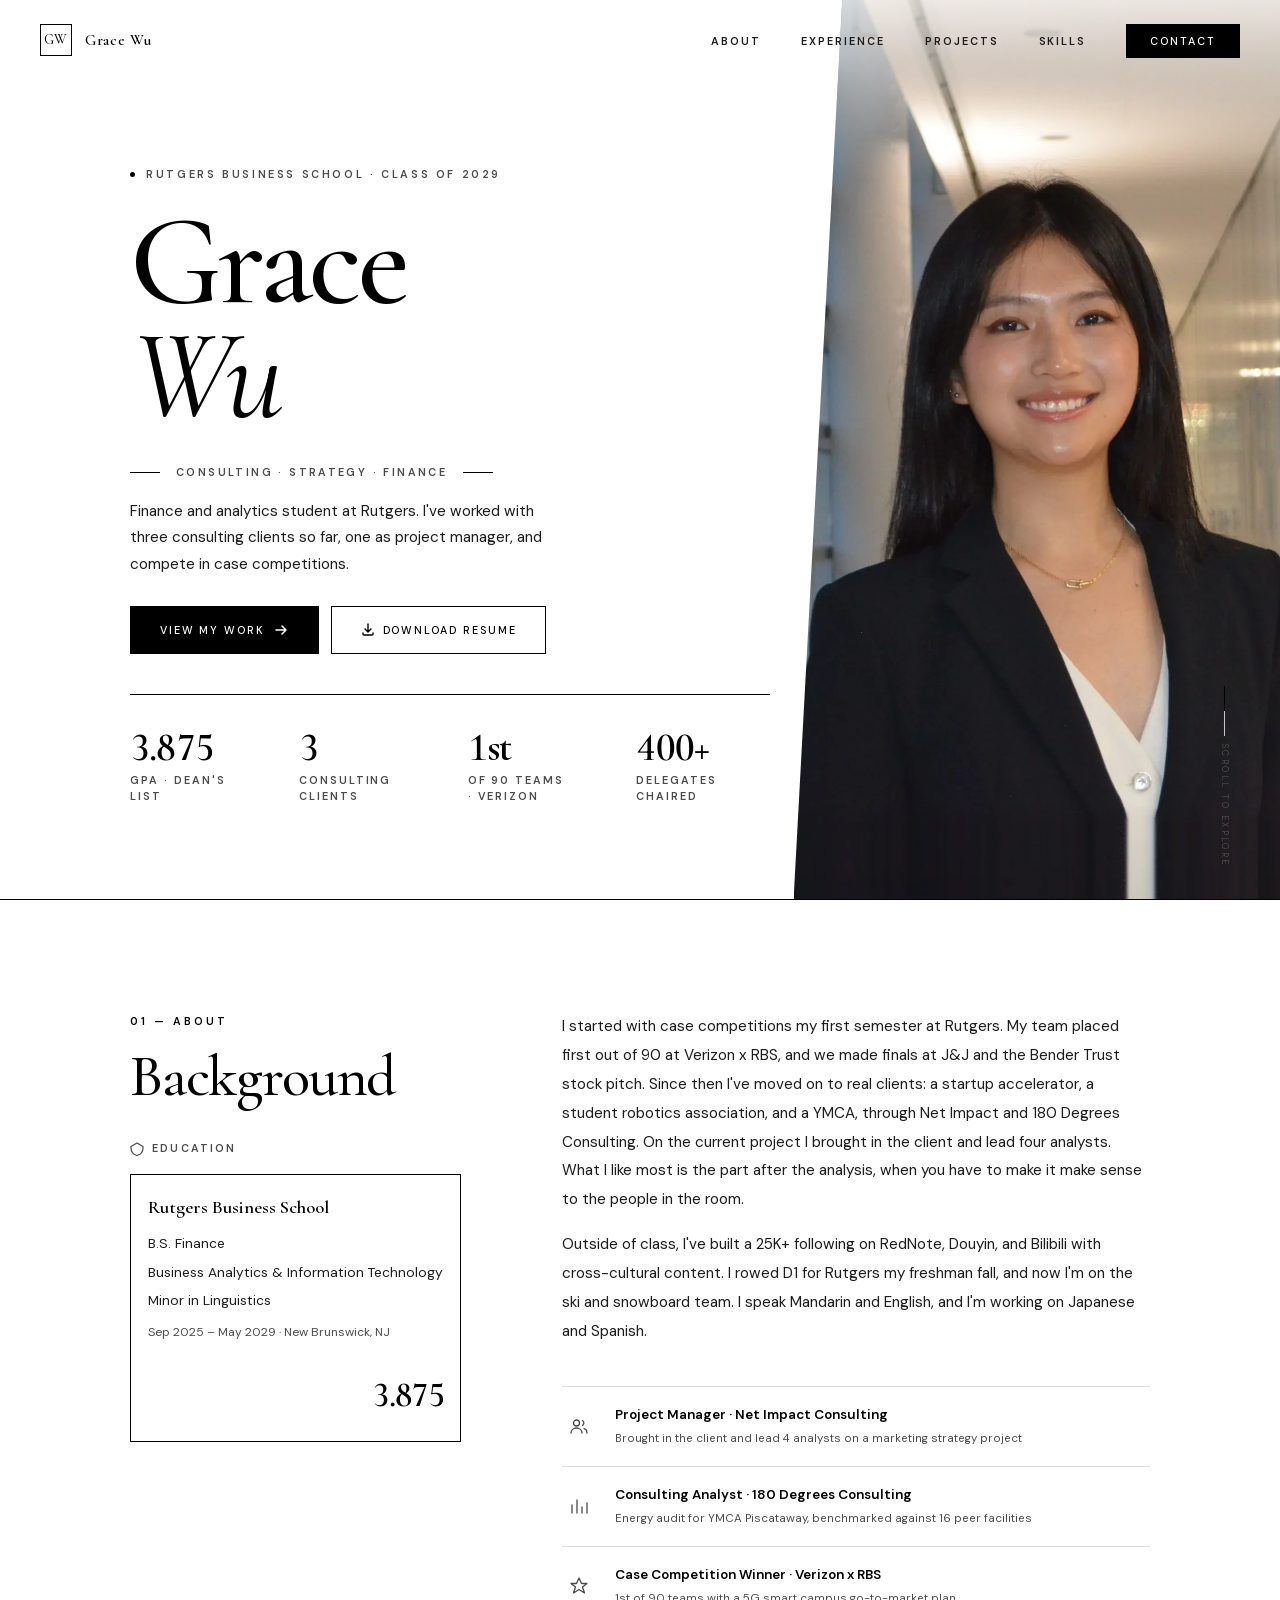
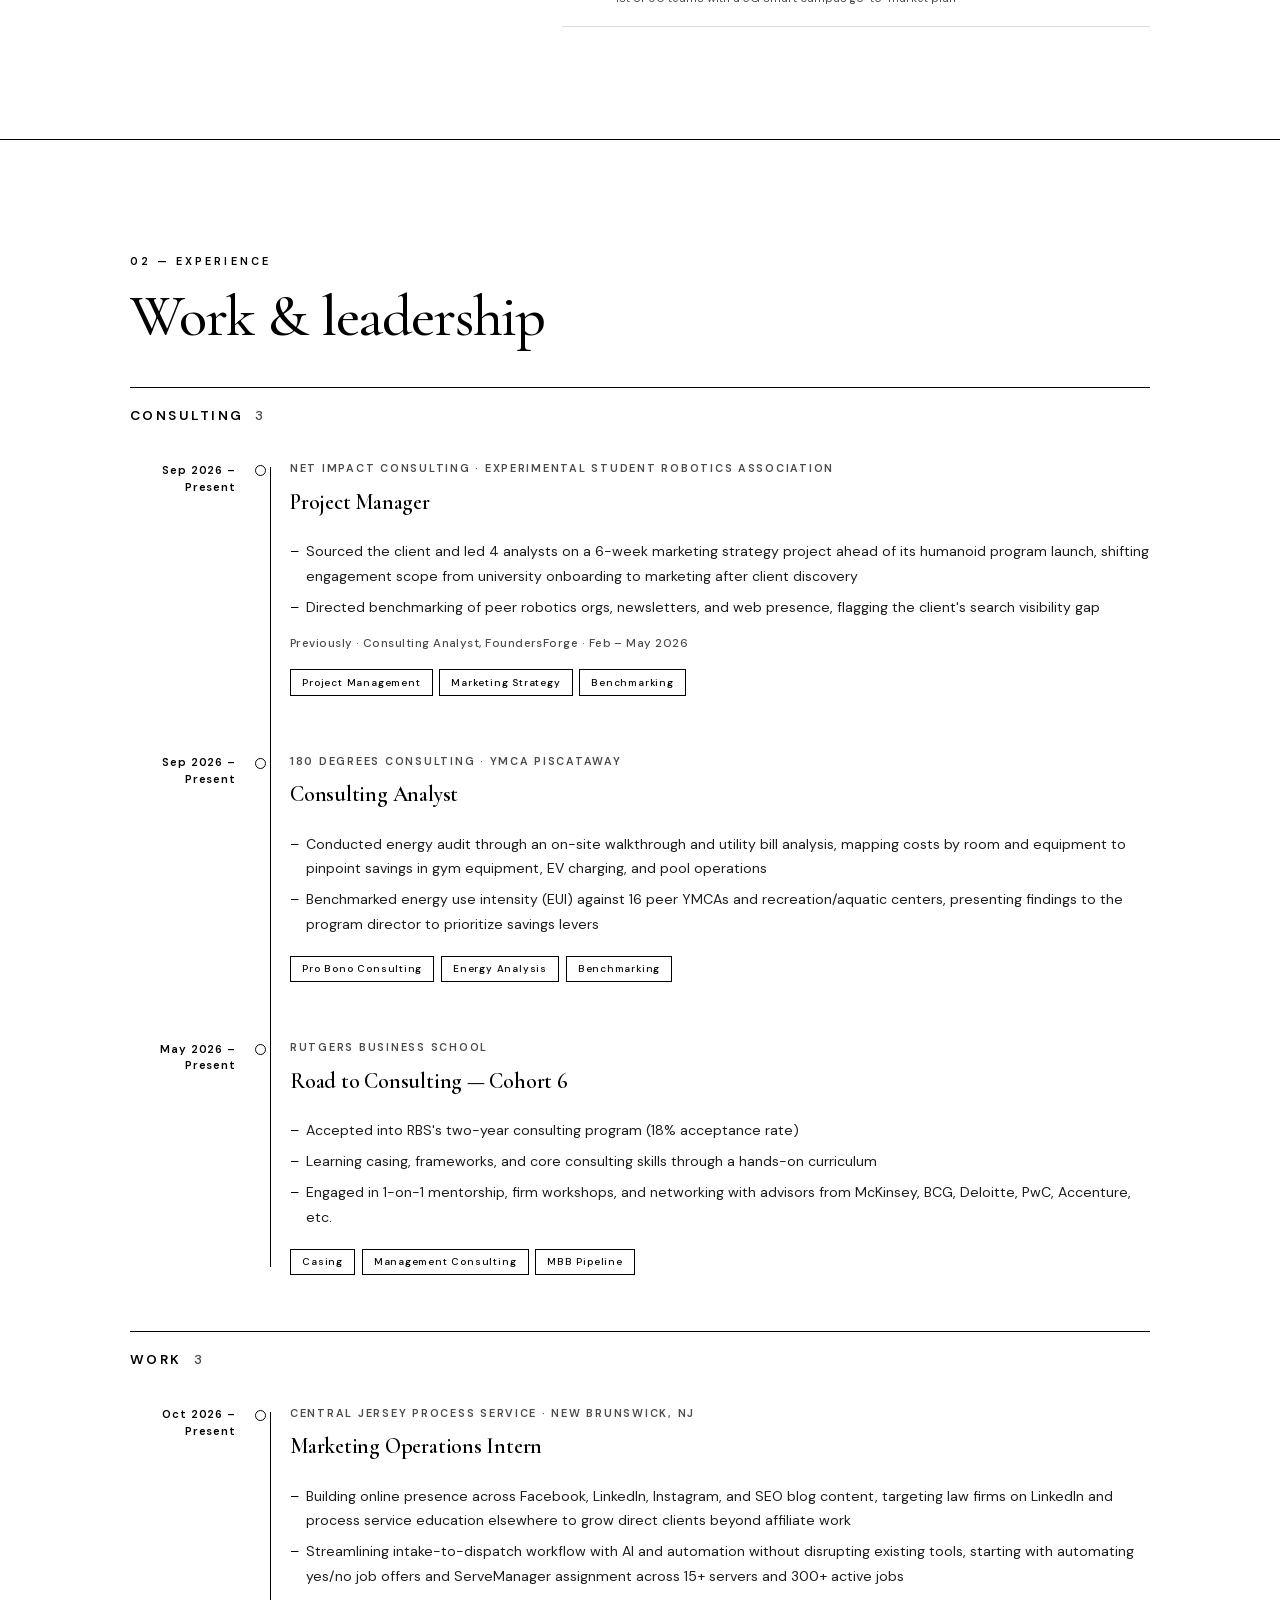
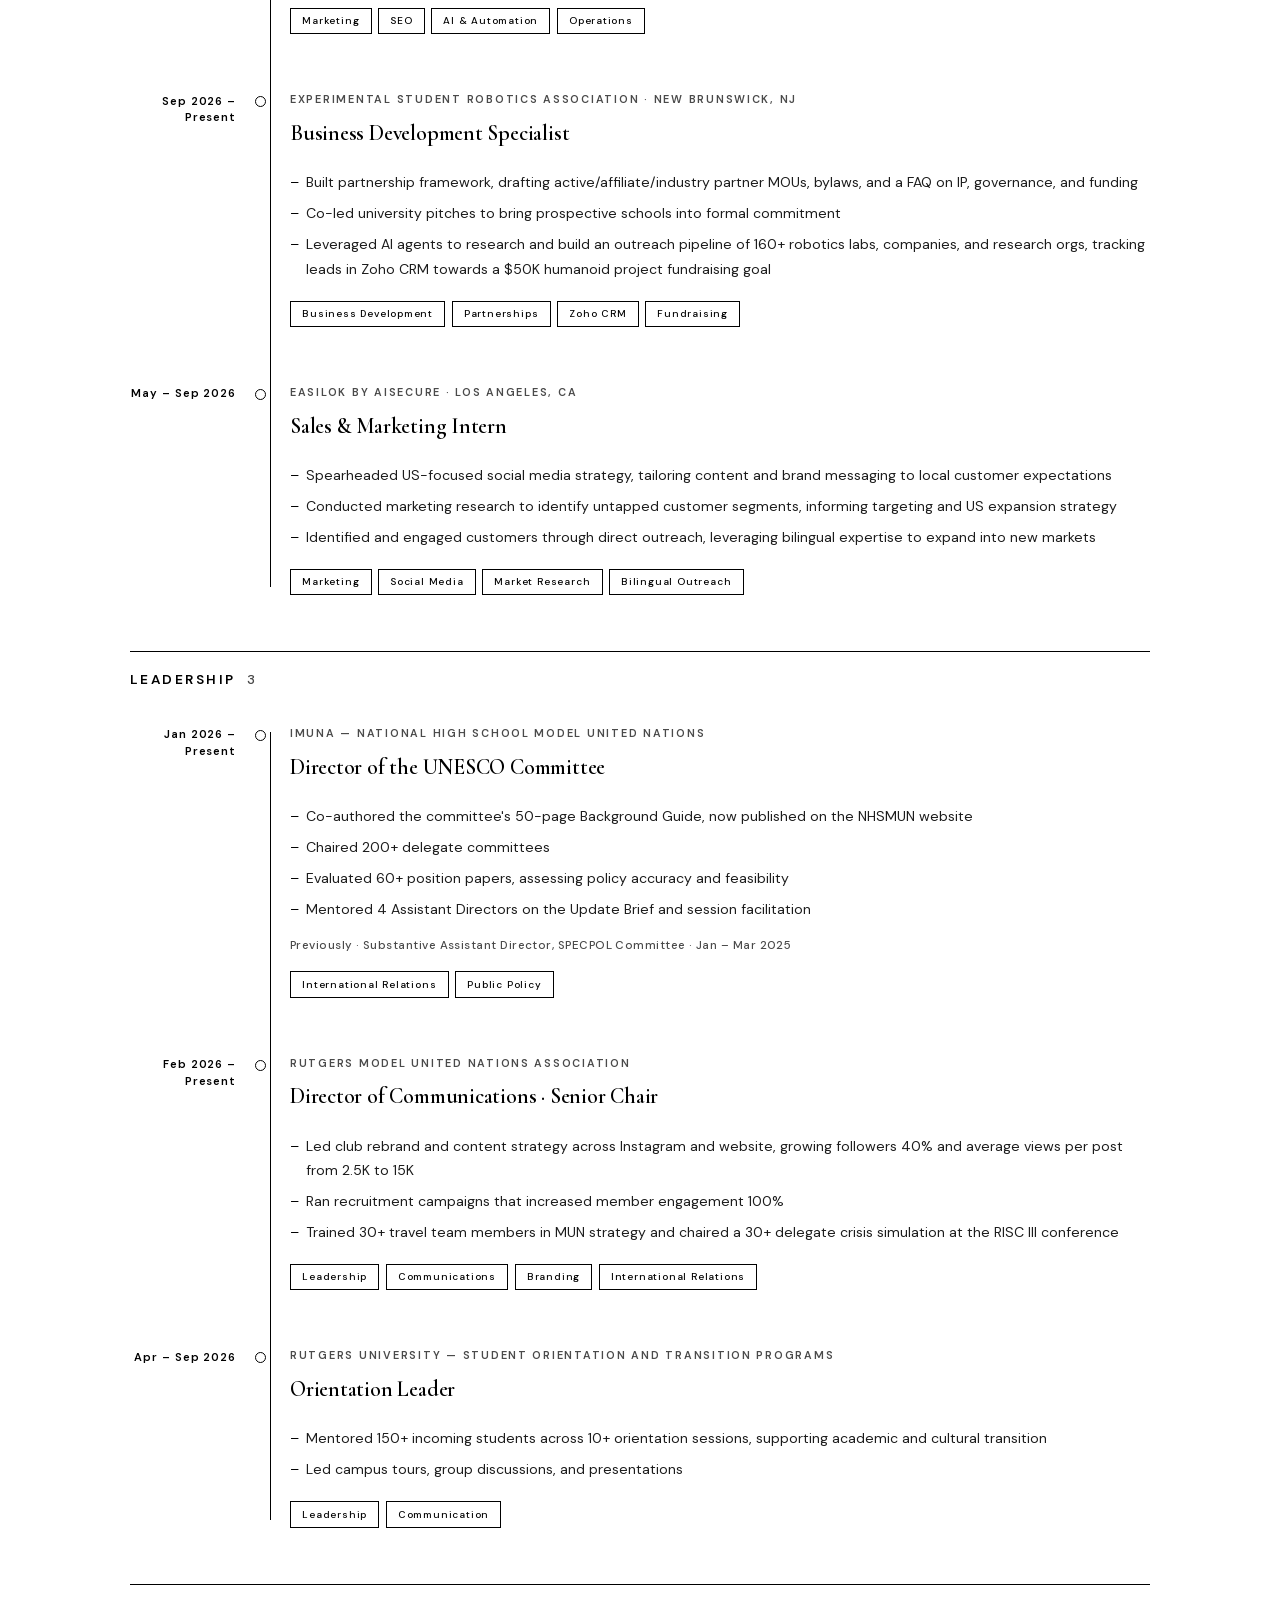
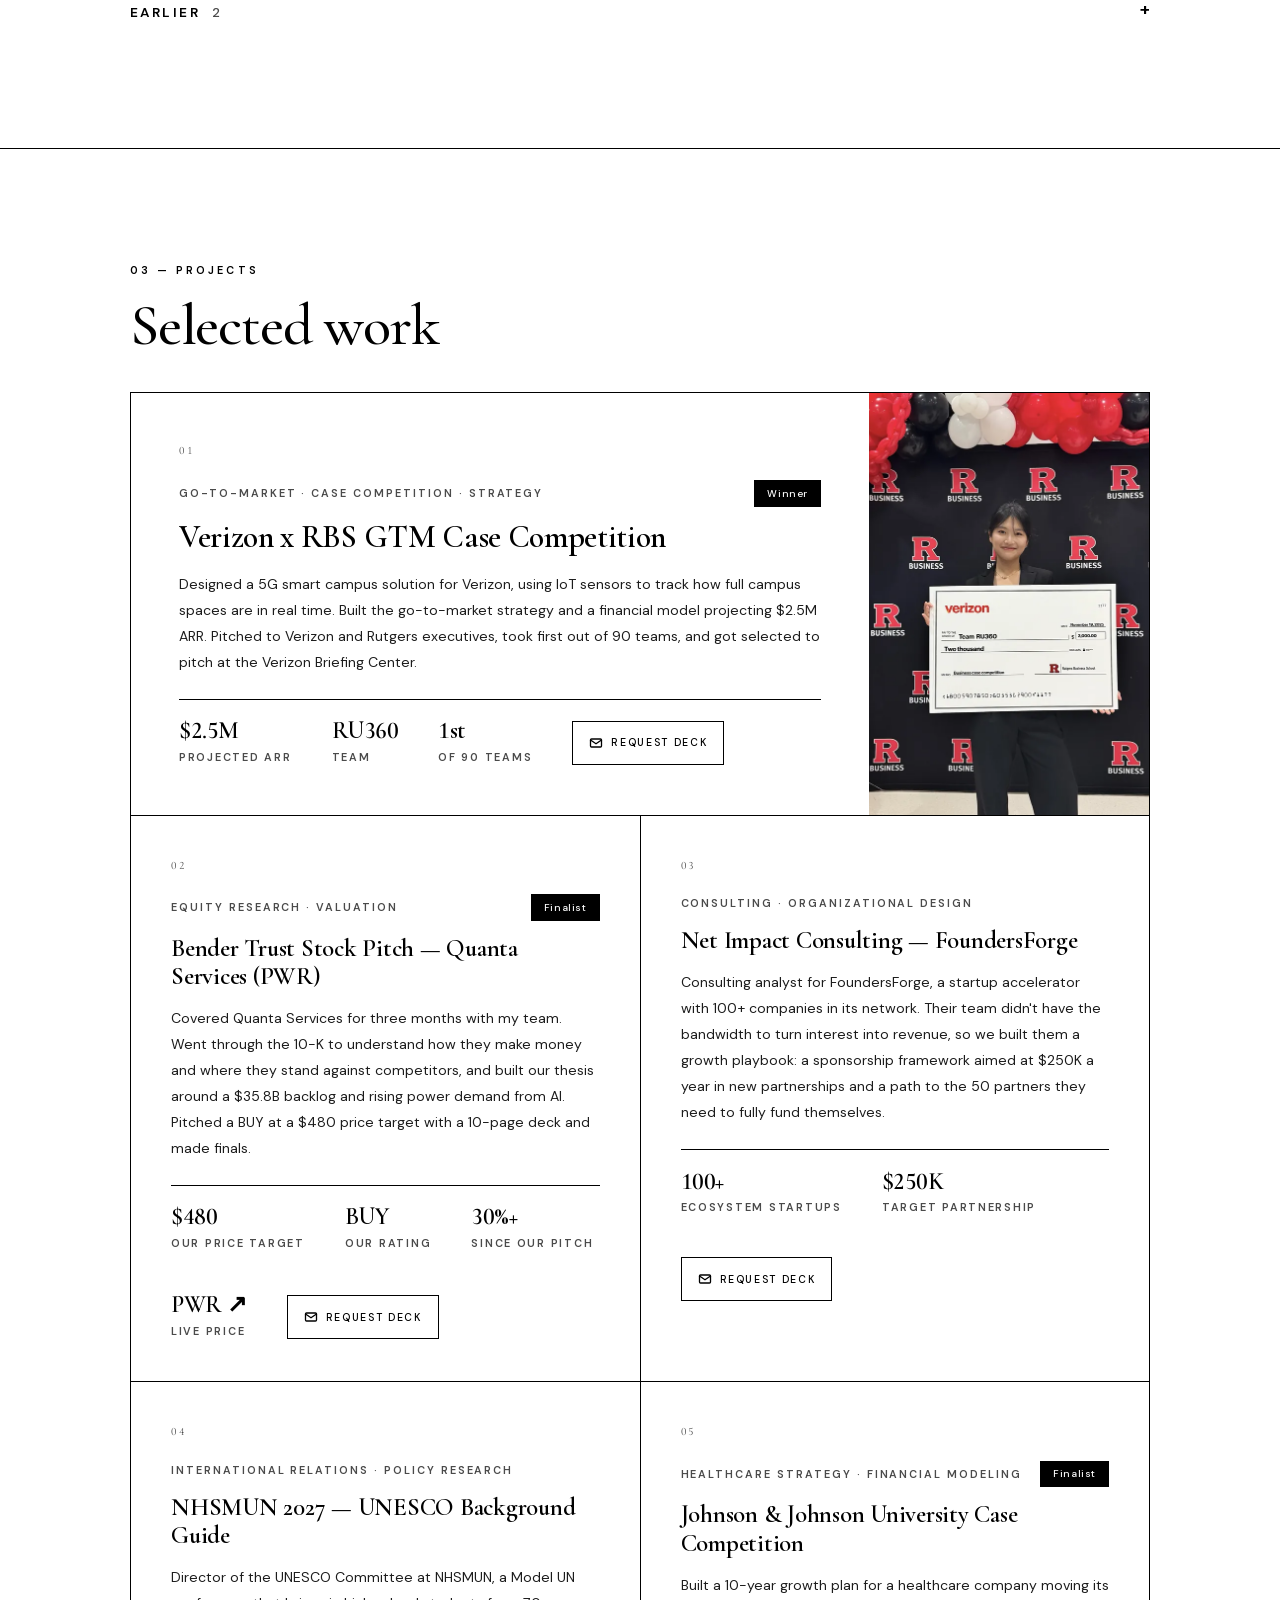
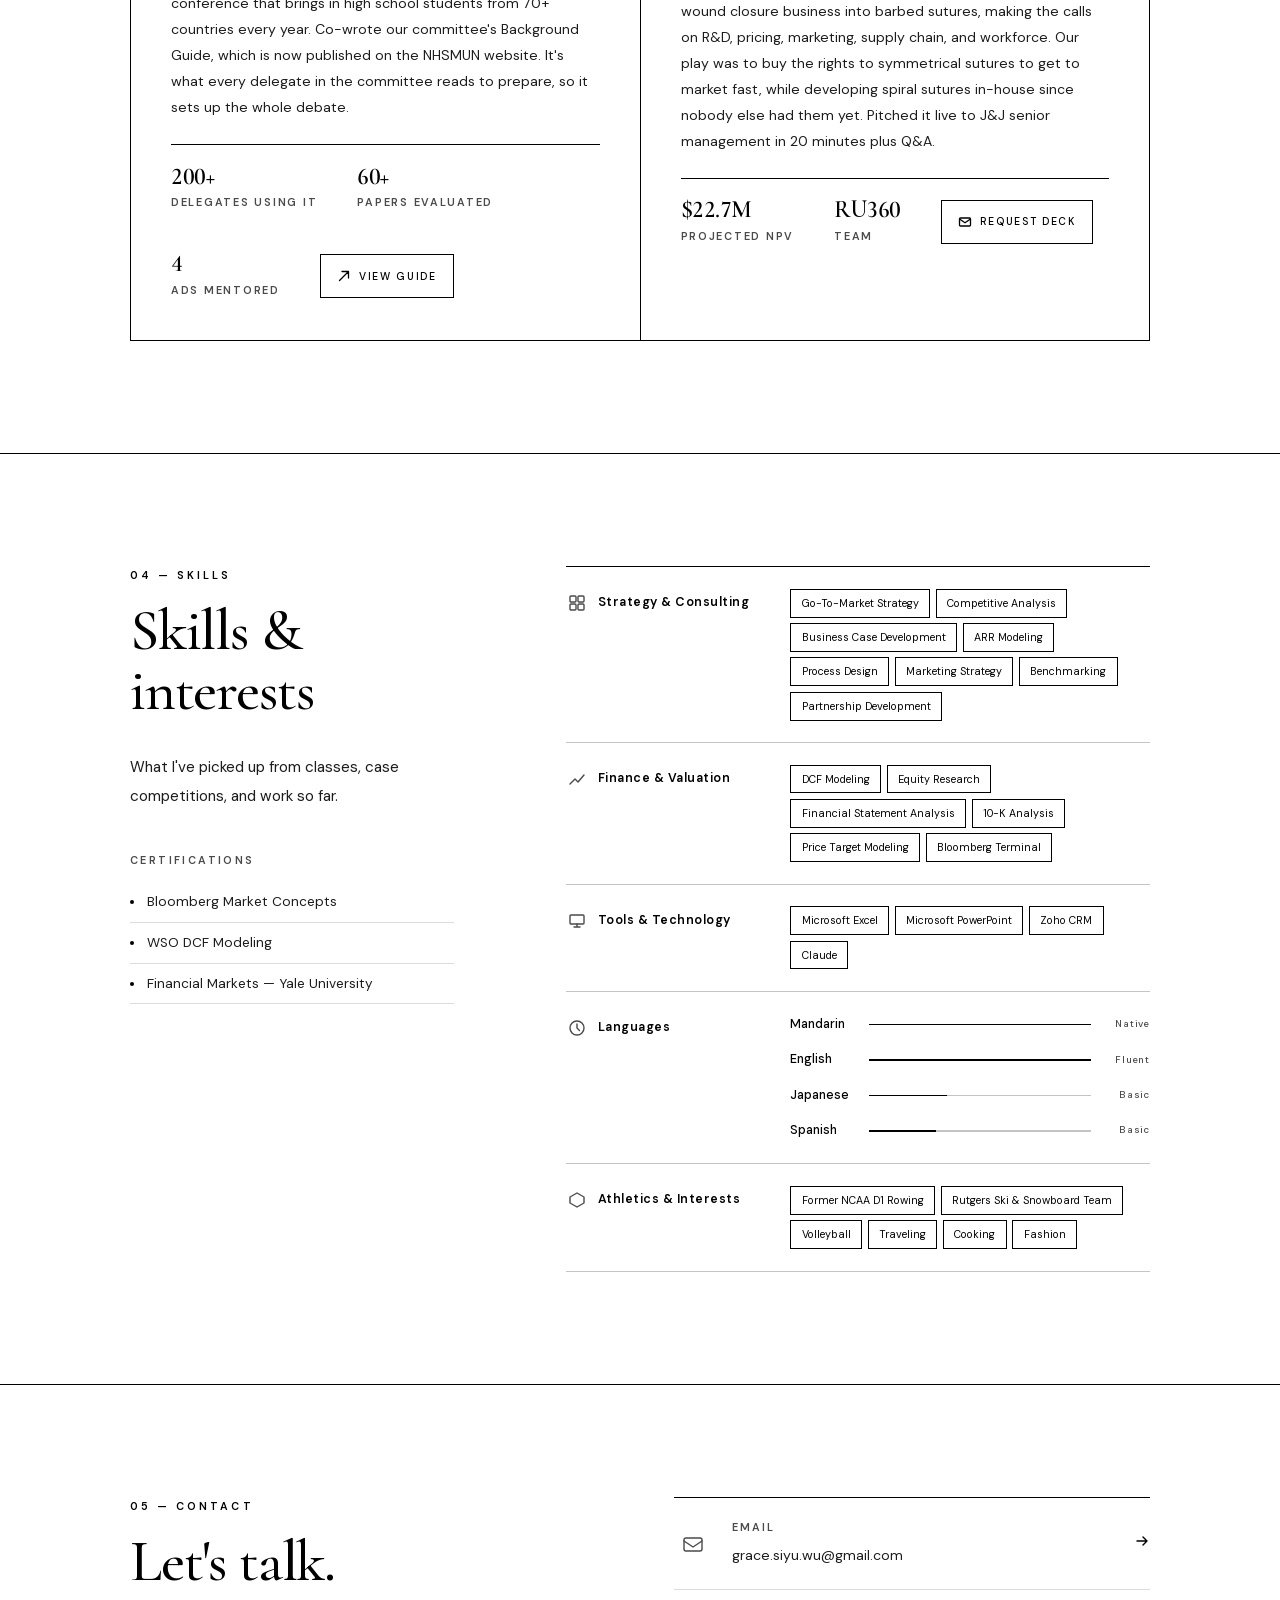
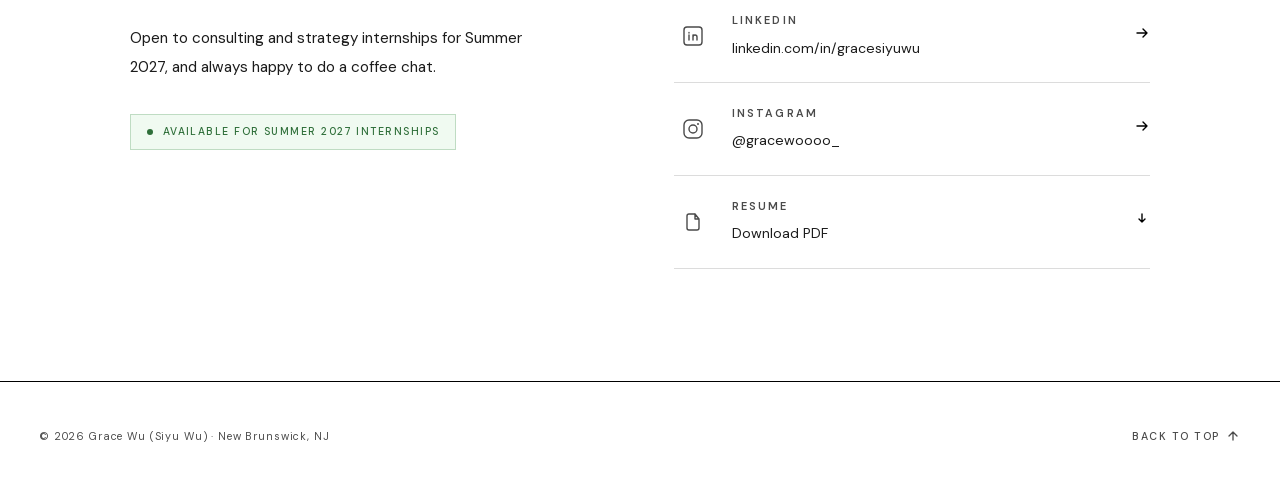
<file: index.html>
<!DOCTYPE html>
<html lang="en">
<head>
  <meta charset="UTF-8" />
  <meta name="viewport" content="width=device-width, initial-scale=1.0"/>
  <title>Grace Wu</title>
  <meta name="description" content="Grace Wu is a finance and analytics student at Rutgers Business School. Consulting projects, case competitions, and Model UN.">
  <link rel="canonical" href="https://grace-wu-portfolio.vercel.app/">
  <meta name="theme-color" content="#ffffff">

  <!-- Link previews (LinkedIn, iMessage, X) -->
  <meta property="og:type" content="website">
  <meta property="og:url" content="https://grace-wu-portfolio.vercel.app/">
  <meta property="og:title" content="Grace Wu">
  <meta property="og:description" content="Finance and analytics student at Rutgers Business School. Consulting projects, case competitions, and Model UN.">
  <meta property="og:image" content="https://grace-wu-portfolio.vercel.app/og-image.jpg">
  <meta property="og:image:width" content="1200">
  <meta property="og:image:height" content="630">
  <meta property="og:image:alt" content="Grace Wu, Rutgers Business School, Class of 2029. Consulting, strategy, finance.">
  <meta property="og:site_name" content="Grace Wu">
  <meta property="og:locale" content="en_US">
  <meta name="twitter:card" content="summary_large_image">

  <!-- Tells Google who this page is about (name, school, profiles) -->
  <script type="application/ld+json">
  {
    "@context": "https://schema.org",
    "@type": "Person",
    "name": "Grace Wu",
    "alternateName": "Siyu Wu",
    "url": "https://grace-wu-portfolio.vercel.app/",
    "image": "https://grace-wu-portfolio.vercel.app/og-image.jpg",
    "description": "Finance and analytics student at Rutgers Business School. Consulting projects, case competitions, and Model UN.",
    "affiliation": { "@type": "CollegeOrUniversity", "name": "Rutgers Business School" },
    "sameAs": [
      "https://linkedin.com/in/gracesiyuwu",
      "https://www.instagram.com/gracewoooo_"
    ]
  }
  </script>

  <!-- Browser tab icon -->
  <link rel="icon" href="/favicon.ico" sizes="48x48">
  <link rel="icon" href="favicon-32.png" type="image/png" sizes="32x32">
  <link rel="icon" href="favicon.svg" type="image/svg+xml">
  <link rel="apple-touch-icon" href="apple-touch-icon.png">
  <link rel="stylesheet" href="styles.css">
  <!-- The headshot is the first big thing on screen: fetch the right one early, right after the stylesheet -->
  <link rel="preload" href="headshot.webp" as="image" type="image/webp" media="(min-width: 769px)" fetchpriority="high">
  <link rel="preload" href="headshot-wide.webp" as="image" type="image/webp" media="(max-width: 768px)" fetchpriority="high">
  <script>document.documentElement.classList.add('js');</script>
</head>
<body>

  <a class="skip-link" href="#about">Skip to content</a>

  <!-- CURSOR (desktop only) -->
  <div class="cursor-dot" id="cursor-dot" aria-hidden="true"></div>

  <!-- LOADER -->
  <div class="loader" id="loader" aria-hidden="true">
    <div class="loader-inner">
      <span class="loader-text">GW</span>
      <div class="loader-bar"><div class="loader-fill"></div></div>
    </div>
  </div>

  <!-- NAV -->
  <header class="header" id="header">
    <nav class="nav container-wide">
      <a href="#home" class="nav-brand">
        <span class="brand-initials">GW</span>
        <span class="brand-name">Grace Wu</span>
      </a>
      <!-- One list: a row on desktop, a full-screen menu on phones -->
      <ul class="nav-links" id="nav-links">
        <li><a href="#about" class="nav-link">About</a></li>
        <li><a href="#experience" class="nav-link">Experience</a></li>
        <li><a href="#projects" class="nav-link">Projects</a></li>
        <li><a href="#skills" class="nav-link">Skills</a></li>
        <li><a href="#contact" class="nav-link nav-cta">Contact</a></li>
      </ul>
      <button class="hamburger" id="hamburger" aria-label="Open menu" aria-expanded="false" aria-controls="nav-links">
        <span></span><span></span><span></span>
      </button>
    </nav>
  </header>

  <main id="main">

  <!-- ===================== HERO ===================== -->
  <section class="hero" id="home">
    <!-- Headshot for phones (desktop shows headshot.jpg as the angled panel instead) -->
    <div class="hero-photo" role="img" aria-label="Grace Wu"></div>
    <div class="hero-content container">
      <div class="hero-badge reveal-fade">
        <span class="badge-dot"></span>
        <span>Rutgers Business School<span class="badge-sep"> · </span><span class="badge-year">Class of 2029</span></span>
      </div>

      <h1 class="hero-headline">
        <span class="hero-line reveal-line" style="--i:0">Grace</span>
        <span class="hero-line hero-line-italic reveal-line" style="--i:1">Wu</span>
      </h1>

      <div class="hero-descriptor reveal-fade" style="--delay:0.25s">
        <div class="descriptor-divider"></div>
        <p>Consulting · Strategy · Finance</p>
        <div class="descriptor-divider"></div>
      </div>

      <p class="hero-subline reveal-fade" style="--delay:0.35s">
        Finance and analytics student at Rutgers. I've worked with three consulting clients so far, one as project manager, and compete in case competitions.
      </p>

      <div class="hero-actions reveal-fade" style="--delay:0.45s">
        <a href="#projects" class="btn btn-primary">
          <span>View My Work</span>
          <svg aria-hidden="true" width="16" height="16" viewBox="0 0 16 16" fill="none"><path d="M3 8h10M9 4l4 4-4 4" stroke="currentColor" stroke-width="1.5" stroke-linecap="round" stroke-linejoin="round"/></svg>
        </a>
        <a href="Grace_Wu_Resume.pdf" download class="btn btn-outline">
          <svg aria-hidden="true" width="14" height="14" viewBox="0 0 14 14" fill="none"><path d="M7 1v8M4 6l3 3 3-3M2 10v1a1 1 0 001 1h8a1 1 0 001-1v-1" stroke="currentColor" stroke-width="1.4" stroke-linecap="round" stroke-linejoin="round"/></svg>
          <span>Download Resume</span>
        </a>
      </div>

      <div class="hero-stats reveal-fade" style="--delay:0.55s">
        <div class="hero-stat">
          <span class="stat-value">3.875</span>
          <span class="stat-label">GPA · Dean's List</span>
        </div>
        <div class="hero-stat">
          <span class="stat-value">3</span>
          <span class="stat-label">Consulting clients</span>
        </div>
        <div class="hero-stat">
          <span class="stat-value">1st</span>
          <span class="stat-label">of 90 teams · Verizon</span>
        </div>
        <div class="hero-stat">
          <span class="stat-value">400+</span>
          <span class="stat-label">Delegates chaired</span>
        </div>
      </div>
    </div>

    <div class="hero-scroll-cue">
      <div class="scroll-track">
        <div class="scroll-thumb"></div>
      </div>
      <span>Scroll to explore</span>
    </div>
  </section>

  <!-- ===================== ABOUT ===================== -->
  <section class="about section" id="about">
    <div class="container">
      <div class="about-layout">
        <div class="about-left">
          <div class="section-tag reveal-up">01 — About</div>
          <h2 class="section-title reveal-up" style="--delay:0.1s">
            Background
          </h2>
          <div class="about-education reveal-up" style="--delay:0.3s">
            <div class="edu-header">
              <svg aria-hidden="true" width="14" height="14" viewBox="0 0 14 14" fill="none"><path d="M7 1L13 4.5V6C13 9.5 10.5 12.5 7 13.5C3.5 12.5 1 9.5 1 6V4.5L7 1Z" stroke="currentColor" stroke-width="1.2" stroke-linejoin="round"/></svg>
              Education
            </div>
            <div class="edu-card">
              <div class="edu-info">
                <h3>Rutgers Business School</h3>
                <p>B.S. Finance</p>
                <p>Business Analytics & Information Technology</p>
                <p>Minor in Linguistics</p>
                <p class="edu-dates">Sep 2025 – May 2029 · New Brunswick, NJ</p>
              </div>
              <div class="edu-gpa">3.875</div>
            </div>
          </div>
        </div>

        <div class="about-right">
          <div class="about-intro reveal-up" style="--delay:0.15s">
            <p>I started with case competitions my first semester at Rutgers. My team placed first out of 90 at Verizon x RBS, and we made finals at J&J and the Bender Trust stock pitch. Since then I've moved on to real clients: a startup accelerator, a student robotics association, and a YMCA, through Net Impact and 180 Degrees Consulting. On the current project I brought in the client and lead four analysts. What I like most is the part after the analysis, when you have to make it make sense to the people in the room.</p>
            <p>Outside of class, I've built a 25K+ following on RedNote, Douyin, and Bilibili with cross-cultural content. I rowed D1 for Rutgers my freshman fall, and now I'm on the ski and snowboard team. I speak Mandarin and English, and I'm working on Japanese and Spanish.</p>
          </div>

          <div class="about-highlights reveal-up" style="--delay:0.25s">
            <div class="highlight-card">
              <div class="highlight-icon">
                <svg aria-hidden="true" width="20" height="20" viewBox="0 0 20 20" fill="none"><circle cx="7.5" cy="7" r="3" stroke="currentColor" stroke-width="1.3"/><path d="M2 17c0-3 2.5-5 5.5-5s5.5 2 5.5 5M13.5 4.5a3 3 0 010 5M15 12.5c1.8.6 3 2.2 3 4.5" stroke="currentColor" stroke-width="1.3" stroke-linecap="round"/></svg>
              </div>
              <div>
                <h3>Project Manager · Net Impact Consulting</h3>
                <p>Brought in the client and lead 4 analysts on a marketing strategy project</p>
              </div>
            </div>
            <div class="highlight-card">
              <div class="highlight-icon">
                <svg aria-hidden="true" width="20" height="20" viewBox="0 0 20 20" fill="none"><path d="M3 17V9M8 17V4M13 17v-6M18 17V7" stroke="currentColor" stroke-width="1.3" stroke-linecap="round"/></svg>
              </div>
              <div>
                <h3>Consulting Analyst · 180 Degrees Consulting</h3>
                <p>Energy audit for YMCA Piscataway, benchmarked against 16 peer facilities</p>
              </div>
            </div>
            <div class="highlight-card">
              <div class="highlight-icon">
                <svg aria-hidden="true" width="20" height="20" viewBox="0 0 20 20" fill="none"><path d="M10 2L12.5 7.5H18L13.5 11L15.5 17L10 13.5L4.5 17L6.5 11L2 7.5H7.5L10 2Z" stroke="currentColor" stroke-width="1.3" stroke-linejoin="round"/></svg>
              </div>
              <div>
                <h3>Case Competition Winner · Verizon x RBS</h3>
                <p>1st of 90 teams with a 5G smart campus go-to-market plan</p>
              </div>
            </div>
          </div>
        </div>
      </div>
    </div>
  </section>

  <!-- ===================== EXPERIENCE ===================== -->
  <section class="experience section" id="experience">
    <div class="container">
      <div class="section-header-row">
        <div>
          <div class="section-tag reveal-up">02 — Experience</div>
          <h2 class="section-title reveal-up" style="--delay:0.1s">Work &amp; leadership</h2>
        </div>
      </div>

      <!-- CONSULTING -->
      <h3 class="tl-group">Consulting <span>3</span></h3>
      <div class="timeline">

        <div class="timeline-item reveal-up" style="--delay:0.04s">
          <div class="timeline-left">
            <div class="tl-period">Sep 2026 – Present</div>
            <div class="tl-dot"></div>
          </div>
          <div class="timeline-right">
            <div class="tl-org">Net Impact Consulting · Experimental Student Robotics Association</div>
            <h4 class="tl-role">Project Manager</h4>
            <ul class="tl-bullets">
              <li>Sourced the client and led 4 analysts on a 6-week marketing strategy project ahead of its humanoid program launch, shifting engagement scope from university onboarding to marketing after client discovery</li>
              <li>Directed benchmarking of peer robotics orgs, newsletters, and web presence, flagging the client's search visibility gap</li>
            </ul>
            <div class="tl-prior-role">Previously · Consulting Analyst, FoundersForge · Feb – May 2026</div>
            <div class="tl-tags">
              <span class="tag">Project Management</span>
              <span class="tag">Marketing Strategy</span>
              <span class="tag">Benchmarking</span>
            </div>
          </div>
        </div>

        <div class="timeline-item reveal-up" style="--delay:0.08s">
          <div class="timeline-left">
            <div class="tl-period">Sep 2026 – Present</div>
            <div class="tl-dot"></div>
          </div>
          <div class="timeline-right">
            <div class="tl-org">180 Degrees Consulting · YMCA Piscataway</div>
            <h4 class="tl-role">Consulting Analyst</h4>
            <ul class="tl-bullets">
              <li>Conducted energy audit through an on-site walkthrough and utility bill analysis, mapping costs by room and equipment to pinpoint savings in gym equipment, EV charging, and pool operations</li>
              <li>Benchmarked energy use intensity (EUI) against 16 peer YMCAs and recreation/aquatic centers, presenting findings to the program director to prioritize savings levers</li>
            </ul>
            <div class="tl-tags">
              <span class="tag">Pro Bono Consulting</span>
              <span class="tag">Energy Analysis</span>
              <span class="tag">Benchmarking</span>
            </div>
          </div>
        </div>

        <div class="timeline-item reveal-up" style="--delay:0.05s">
          <div class="timeline-left">
            <div class="tl-period">May 2026 – Present</div>
            <div class="tl-dot"></div>
          </div>
          <div class="timeline-right">
            <div class="tl-org">Rutgers Business School</div>
            <h4 class="tl-role">Road to Consulting — Cohort 6</h4>
            <ul class="tl-bullets">
              <li>Accepted into RBS's two-year consulting program (18% acceptance rate)</li>
              <li>Learning casing, frameworks, and core consulting skills through a hands-on curriculum</li>
              <li>Engaged in 1-on-1 mentorship, firm workshops, and networking with advisors from McKinsey, BCG, Deloitte, PwC, Accenture, etc.</li>
            </ul>
          <div class="tl-tags">
            <span class="tag">Casing</span>
            <span class="tag">Management Consulting</span>
            <span class="tag">MBB Pipeline</span>
          </div>
        </div>
      </div>

      </div>

      <!-- WORK -->
      <h3 class="tl-group">Work <span>3</span></h3>
      <div class="timeline">

        <div class="timeline-item reveal-up" style="--delay:0.02s">
          <div class="timeline-left">
            <div class="tl-period">Oct 2026 – Present</div>
            <div class="tl-dot"></div>
          </div>
          <div class="timeline-right">
            <div class="tl-org">Central Jersey Process Service · New Brunswick, NJ</div>
            <h4 class="tl-role">Marketing Operations Intern</h4>
            <ul class="tl-bullets">
              <li>Building online presence across Facebook, LinkedIn, Instagram, and SEO blog content, targeting law firms on LinkedIn and process service education elsewhere to grow direct clients beyond affiliate work</li>
              <li>Streamlining intake-to-dispatch workflow with AI and automation without disrupting existing tools, starting with automating yes/no job offers and ServeManager assignment across 15+ servers and 300+ active jobs</li>
            </ul>
            <div class="tl-tags">
              <span class="tag">Marketing</span>
              <span class="tag">SEO</span>
              <span class="tag">AI & Automation</span>
              <span class="tag">Operations</span>
            </div>
          </div>
        </div>

        <div class="timeline-item reveal-up" style="--delay:0.06s">
          <div class="timeline-left">
            <div class="tl-period">Sep 2026 – Present</div>
            <div class="tl-dot"></div>
          </div>
          <div class="timeline-right">
            <div class="tl-org">Experimental Student Robotics Association · New Brunswick, NJ</div>
            <h4 class="tl-role">Business Development Specialist</h4>
            <ul class="tl-bullets">
              <li>Built partnership framework, drafting active/affiliate/industry partner MOUs, bylaws, and a FAQ on IP, governance, and funding</li>
              <li>Co-led university pitches to bring prospective schools into formal commitment</li>
              <li>Leveraged AI agents to research and build an outreach pipeline of 160+ robotics labs, companies, and research orgs, tracking leads in Zoho CRM towards a $50K humanoid project fundraising goal</li>
            </ul>
            <div class="tl-tags">
              <span class="tag">Business Development</span>
              <span class="tag">Partnerships</span>
              <span class="tag">Zoho CRM</span>
              <span class="tag">Fundraising</span>
            </div>
          </div>
        </div>

        <div class="timeline-item reveal-up" style="--delay:0.02s">
          <div class="timeline-left">
            <div class="tl-period">May – Sep 2026</div>
            <div class="tl-dot"></div>
          </div>
          <div class="timeline-right">
            <div class="tl-org">Easilok by Aisecure · Los Angeles, CA</div>
            <h4 class="tl-role">Sales & Marketing Intern</h4>
            <ul class="tl-bullets">
              <li>Spearheaded US-focused social media strategy, tailoring content and brand messaging to local customer expectations</li>
              <li>Conducted marketing research to identify untapped customer segments, informing targeting and US expansion strategy</li>
              <li>Identified and engaged customers through direct outreach, leveraging bilingual expertise to expand into new markets</li>
            </ul>
            <div class="tl-tags">
              <span class="tag">Marketing</span>
              <span class="tag">Social Media</span>
              <span class="tag">Market Research</span>
              <span class="tag">Bilingual Outreach</span>
            </div>
          </div>
        </div>

      </div>

      <!-- LEADERSHIP -->
      <h3 class="tl-group">Leadership <span>3</span></h3>
      <div class="timeline">

        <div class="timeline-item reveal-up" style="--delay:0.2s">
          <div class="timeline-left">
            <div class="tl-period">Jan 2026 – Present</div>
            <div class="tl-dot"></div>
          </div>
          <div class="timeline-right">
            <div class="tl-org">IMUNA — National High School Model United Nations</div>
            <h4 class="tl-role">Director of the UNESCO Committee</h4>
            <ul class="tl-bullets">
              <li>Co-authored the committee's 50-page Background Guide, now published on the NHSMUN website</li>
              <li>Chaired 200+ delegate committees</li>
              <li>Evaluated 60+ position papers, assessing policy accuracy and feasibility</li>
              <li>Mentored 4 Assistant Directors on the Update Brief and session facilitation</li>
            </ul>
            <div class="tl-prior-role">Previously · Substantive Assistant Director, SPECPOL Committee · Jan – Mar 2025</div>
            <div class="tl-tags">
              <span class="tag">International Relations</span>
              <span class="tag">Public Policy</span>
            </div>
          </div>
        </div>

        <div class="timeline-item reveal-up" style="--delay:0.22s">
          <div class="timeline-left">
            <div class="tl-period">Feb 2026 – Present</div>
            <div class="tl-dot"></div>
          </div>
          <div class="timeline-right">
            <div class="tl-org">Rutgers Model United Nations Association</div>
            <h4 class="tl-role">Director of Communications · Senior Chair</h4>
            <ul class="tl-bullets">
              <li>Led club rebrand and content strategy across Instagram and website, growing followers 40% and average views per post from 2.5K to 15K</li>
              <li>Ran recruitment campaigns that increased member engagement 100%</li>
              <li>Trained 30+ travel team members in MUN strategy and chaired a 30+ delegate crisis simulation at the RISC III conference</li>
            </ul>
            <div class="tl-tags">
              <span class="tag">Leadership</span>
              <span class="tag">Communications</span>
              <span class="tag">Branding</span>
              <span class="tag">International Relations</span>
            </div>
          </div>
        </div>

        <div class="timeline-item reveal-up" style="--delay:0.15s">
          <div class="timeline-left">
            <div class="tl-period">Apr – Sep 2026</div>
            <div class="tl-dot"></div>
          </div>
          <div class="timeline-right">
            <div class="tl-org">Rutgers University — Student Orientation and Transition Programs</div>
            <h4 class="tl-role">Orientation Leader</h4>
            <ul class="tl-bullets">
              <li>Mentored 150+ incoming students across 10+ orientation sessions, supporting academic and cultural transition</li>
              <li>Led campus tours, group discussions, and presentations</li>
            </ul>
            <div class="tl-tags">
              <span class="tag">Leadership</span>
              <span class="tag">Communication</span>
            </div>
          </div>
        </div>

      </div>

      <!-- EARLIER (collapsed until clicked) -->
      <details class="tl-earlier">
        <summary>Earlier <span>2</span></summary>
        <div class="timeline">

        <div class="timeline-item reveal-up" style="--delay:0.25s">
          <div class="timeline-left">
            <div class="tl-period">Jun – Aug 2024</div>
            <div class="tl-dot"></div>
          </div>
          <div class="timeline-right">
            <div class="tl-org">Chinese Academy of Science · Kunming</div>
            <h4 class="tl-role">Honeybee Research Intern</h4>
            <ul class="tl-bullets">
              <li>Researched honeybee pollination impacts on crop yields and farmer income for sustainability studies</li>
              <li>Collected field data on bee activity and agricultural output to support graduate research</li>
            </ul>
            <div class="tl-tags">
              <span class="tag">Research</span>
              <span class="tag">Data Collection</span>
              <span class="tag">Agricultural Economics</span>
            </div>
          </div>
        </div>

        <div class="timeline-item reveal-up" style="--delay:0.3s">
          <div class="timeline-left">
            <div class="tl-period">Nov 2023 – May 2025</div>
            <div class="tl-dot"></div>
          </div>
          <div class="timeline-right">
            <div class="tl-org">Social Media Platforms · Independent</div>
            <h4 class="tl-role">Content Creator – GraceWoooo</h4>
            <ul class="tl-bullets">
              <li>Built 25,000+ followers across RedNote, Douyin, and Bilibili with cross-cultural educational content</li>
              <li>Founded and moderated a 500-member online study community</li>
            </ul>
            <div class="tl-tags">
              <span class="tag">Content</span>
              <span class="tag">Community</span>
              <span class="tag">Culture</span>
            </div>
          </div>
        </div>

        </div>
      </details>
    </div>
  </section>

  <!-- ===================== PROJECTS ===================== -->
  <section class="projects section" id="projects">
    <div class="container">
      <div class="section-tag reveal-up">03 — Projects</div>
      <h2 class="section-title reveal-up" style="--delay:0.1s">Selected work</h2>

      <div class="projects-grid">

        <div class="project-card project-featured reveal-up" style="--delay:0.15s">
          <div class="project-card-inner">
            <div class="project-number">01</div>
            <div class="project-top">
              <div class="project-category"><span>Go-To-Market ·</span> <span>Case Competition ·</span> <span>Strategy</span></div>
              <span class="project-badge project-badge-win">Winner</span>
            </div>
            <h3 class="project-title">Verizon x RBS GTM Case Competition</h3>
            <p class="project-desc">Designed a 5G smart campus solution for Verizon, using IoT sensors to track how full campus spaces are in real time. Built the go-to-market strategy and a financial model projecting $2.5M ARR. Pitched to Verizon and Rutgers executives, took first out of 90 teams, and got selected to pitch at the Verizon Briefing Center.</p>
            <div class="project-metrics">
              <div class="metric">
                <span class="metric-val">$2.5M</span>
                <span class="metric-lbl">Projected ARR</span>
              </div>
              <div class="metric">
                <span class="metric-val">RU360</span>
                <span class="metric-lbl">Team</span>
              </div>
              <div class="metric">
                <span class="metric-val">1st</span>
                <span class="metric-lbl">of 90 Teams</span>
              </div>
              <a class="deck-btn" href="mailto:grace.siyu.wu@gmail.com?subject=Deck%20request%3A%20Verizon%205G%20Smart%20Campus" data-title="Verizon 5G Smart Campus">
                <svg aria-hidden="true" width="14" height="14" viewBox="0 0 14 14" fill="none"><rect x="1.5" y="3" width="11" height="8" rx="1" stroke="currentColor" stroke-width="1.3"/><path d="M1.5 4l5.5 3.75L12.5 4" stroke="currentColor" stroke-width="1.3" stroke-linecap="round" stroke-linejoin="round"/></svg>
                Request Deck
              </a>
            </div>
          </div>
          <div class="project-visual project-visual-blue">
            <picture>
              <source srcset="Verizon_winner-640.webp" type="image/webp">
              <img src="Verizon_winner.jpg" alt="Grace holding the first-place check at the Verizon x RBS case competition" width="1200" height="1600" loading="lazy" decoding="async">
            </picture>
          </div>
        </div>

        <div class="project-card reveal-up" style="--delay:0.2s">
          <div class="project-card-inner">
            <div class="project-number">02</div>
            <div class="project-top">
              <div class="project-category"><span>Equity Research ·</span> <span>Valuation</span></div>
              <span class="project-badge project-badge-win">Finalist</span>
            </div>
            <h3 class="project-title">Bender Trust Stock Pitch — Quanta Services (PWR)</h3>
            <p class="project-desc">Covered Quanta Services for three months with my team. Went through the 10-K to understand how they make money and where they stand against competitors, and built our thesis around a $35.8B backlog and rising power demand from AI. Pitched a BUY at a $480 price target with a 10-page deck and made finals.</p>
            <div class="project-metrics">
              <div class="metric">
                <span class="metric-val">$480</span>
                <span class="metric-lbl">Our Price Target</span>
              </div>
              <div class="metric">
                <span class="metric-val">BUY</span>
                <span class="metric-lbl">Our Rating</span>
              </div>
              <div class="metric">
                <span class="metric-val">30%+</span>
                <span class="metric-lbl">Since Our Pitch</span>
              </div>
              <a href="https://finance.yahoo.com/quote/PWR/" target="_blank" rel="noopener" class="metric metric-link">
                <span class="metric-val">PWR ↗</span>
                <span class="metric-lbl">Live Price</span>
              </a>
              <a class="deck-btn" href="mailto:grace.siyu.wu@gmail.com?subject=Deck%20request%3A%20Quanta%20Services%20Equity%20Research" data-title="Quanta Services Equity Research">
                <svg aria-hidden="true" width="14" height="14" viewBox="0 0 14 14" fill="none"><rect x="1.5" y="3" width="11" height="8" rx="1" stroke="currentColor" stroke-width="1.3"/><path d="M1.5 4l5.5 3.75L12.5 4" stroke="currentColor" stroke-width="1.3" stroke-linecap="round" stroke-linejoin="round"/></svg>
                Request Deck
              </a>
            </div>
          </div>
        </div>

        <div class="project-card reveal-up" style="--delay:0.25s">
          <div class="project-card-inner">
            <div class="project-number">03</div>
            <div class="project-top">
              <div class="project-category"><span>Consulting ·</span> <span>Organizational Design</span></div>
            </div>
            <h3 class="project-title">Net Impact Consulting — FoundersForge</h3>
            <p class="project-desc">Consulting analyst for FoundersForge, a startup accelerator with 100+ companies in its network. Their team didn't have the bandwidth to turn interest into revenue, so we built them a growth playbook: a sponsorship framework aimed at $250K a year in new partnerships and a path to the 50 partners they need to fully fund themselves.</p>
            <div class="project-metrics">
              <div class="metric">
                <span class="metric-val">100+</span>
                <span class="metric-lbl">Ecosystem Startups</span>
              </div>
              <div class="metric">
                <span class="metric-val">$250K</span>
                <span class="metric-lbl">Target Partnership</span>
              </div>
              <a class="deck-btn" href="mailto:grace.siyu.wu@gmail.com?subject=Deck%20request%3A%20Net%20Impact%20%C2%B7%20FoundersForge" data-title="Net Impact · FoundersForge">
                <svg aria-hidden="true" width="14" height="14" viewBox="0 0 14 14" fill="none"><rect x="1.5" y="3" width="11" height="8" rx="1" stroke="currentColor" stroke-width="1.3"/><path d="M1.5 4l5.5 3.75L12.5 4" stroke="currentColor" stroke-width="1.3" stroke-linecap="round" stroke-linejoin="round"/></svg>
                Request Deck
              </a>
            </div>
          </div>
        </div>

        <div class="project-card reveal-up" style="--delay:0.35s">
          <div class="project-card-inner">
            <div class="project-number">04</div>
            <div class="project-top">
              <div class="project-category"><span>International Relations ·</span> <span>Policy Research</span></div>
            </div>
            <h3 class="project-title">NHSMUN 2027 — UNESCO Background Guide</h3>
            <p class="project-desc">Director of the UNESCO Committee at NHSMUN, a Model UN conference that brings in high school students from 70+ countries every year. Co-wrote our committee's Background Guide, which is now published on the NHSMUN website. It's what every delegate in the committee reads to prepare, so it sets up the whole debate.</p>
            <div class="project-metrics">
              <div class="metric">
                <span class="metric-val">200+</span>
                <span class="metric-lbl">Delegates Using It</span>
              </div>
              <div class="metric">
                <span class="metric-val">60+</span>
                <span class="metric-lbl">Papers Evaluated</span>
              </div>
              <div class="metric">
                <span class="metric-val">4</span>
                <span class="metric-lbl">ADs Mentored</span>
              </div>
              <a href="https://imuna.org/wp-content/uploads/2026/10/UNESCO-BG.pdf" target="_blank" rel="noopener" class="guide-btn">
                <svg aria-hidden="true" width="14" height="14" viewBox="0 0 14 14" fill="none"><path d="M5 2.5h6.5V9M11.5 2.5L2.5 11.5" stroke="currentColor" stroke-width="1.3" stroke-linecap="round" stroke-linejoin="round"/></svg>
                View Guide
              </a>
            </div>
          </div>
        </div>

        <div class="project-card reveal-up" style="--delay:0.4s">
          <div class="project-card-inner">
            <div class="project-number">05</div>
            <div class="project-top">
              <div class="project-category"><span>Healthcare Strategy ·</span> <span>Financial Modeling</span></div>
              <span class="project-badge project-badge-win">Finalist</span>
            </div>
            <h3 class="project-title">Johnson & Johnson University Case Competition</h3>
            <p class="project-desc">Built a 10-year growth plan for a healthcare company moving its wound closure business into barbed sutures, making the calls on R&D, pricing, marketing, supply chain, and workforce. Our play was to buy the rights to symmetrical sutures to get to market fast, while developing spiral sutures in-house since nobody else had them yet. Pitched it live to J&J senior management in 20 minutes plus Q&A.</p>
            <div class="project-metrics">
              <div class="metric">
                <span class="metric-val">$22.7M</span>
                <span class="metric-lbl">Projected NPV</span>
              </div>
              <div class="metric">
                <span class="metric-val">RU360</span>
                <span class="metric-lbl">Team</span>
              </div>
              <a class="deck-btn" href="mailto:grace.siyu.wu@gmail.com?subject=Deck%20request%3A%20J%26J%20University%20Case%20Competition" data-title="J&J University Case Competition">
                <svg aria-hidden="true" width="14" height="14" viewBox="0 0 14 14" fill="none"><rect x="1.5" y="3" width="11" height="8" rx="1" stroke="currentColor" stroke-width="1.3"/><path d="M1.5 4l5.5 3.75L12.5 4" stroke="currentColor" stroke-width="1.3" stroke-linecap="round" stroke-linejoin="round"/></svg>
                Request Deck
              </a>
            </div>
          </div>
        </div>

      </div>
    </div>
  </section>

  <!-- ===================== SKILLS ===================== -->
  <section class="skills section" id="skills">
    <div class="container">
      <div class="skills-layout">
        <div class="skills-left">
          <div class="section-tag reveal-up">04 — Skills</div>
          <h2 class="section-title reveal-up" style="--delay:0.1s">Skills & interests</h2>
          <p class="skills-intro reveal-up" style="--delay:0.2s">What I've picked up from classes, case competitions, and work so far.</p>
          <div class="cert-list reveal-up" style="--delay:0.3s">
            <div class="cert-label">Certifications</div>
            <div class="cert-item">
              <div class="cert-dot"></div>
              Bloomberg Market Concepts
            </div>
            <div class="cert-item">
              <div class="cert-dot"></div>
              WSO DCF Modeling
            </div>
            <div class="cert-item">
              <div class="cert-dot"></div>
              Financial Markets — Yale University
            </div>
          </div>
        </div>

        <div class="skills-right">
          <div class="skill-rows">

            <div class="skill-row reveal-up" style="--delay:0.10s">
              <div class="skill-row-head">
                <div class="skill-icon"><svg aria-hidden="true" width="18" height="18" viewBox="0 0 18 18" fill="none"><rect x="2" y="2" width="6" height="6" rx="1" stroke="currentColor" stroke-width="1.4"/><rect x="10" y="2" width="6" height="6" rx="1" stroke="currentColor" stroke-width="1.4"/><rect x="2" y="10" width="6" height="6" rx="1" stroke="currentColor" stroke-width="1.4"/><rect x="10" y="10" width="6" height="6" rx="1" stroke="currentColor" stroke-width="1.4"/></svg></div>
                <h3>Strategy & Consulting</h3>
              </div>
              <div class="skill-pills">
                <span class="pill">Go-To-Market Strategy</span>
                <span class="pill">Competitive Analysis</span>
                <span class="pill">Business Case Development</span>
                <span class="pill">ARR Modeling</span>
                <span class="pill">Process Design</span>
                <span class="pill">Marketing Strategy</span>
                <span class="pill">Benchmarking</span>
                <span class="pill">Partnership Development</span>
              </div>
            </div>

            <div class="skill-row reveal-up" style="--delay:0.05s">
              <div class="skill-row-head">
                <div class="skill-icon"><svg aria-hidden="true" width="18" height="18" viewBox="0 0 18 18" fill="none"><path d="M2 14L7 9l3 3 6-7" stroke="currentColor" stroke-width="1.4" stroke-linecap="round" stroke-linejoin="round"/></svg></div>
                <h3>Finance & Valuation</h3>
              </div>
              <div class="skill-pills">
                <span class="pill">DCF Modeling</span>
                <span class="pill">Equity Research</span>
                <span class="pill">Financial Statement Analysis</span>
                <span class="pill">10-K Analysis</span>
                <span class="pill">Price Target Modeling</span>
                <span class="pill">Bloomberg Terminal</span>
              </div>
            </div>

            <div class="skill-row reveal-up" style="--delay:0.15s">
              <div class="skill-row-head">
                <div class="skill-icon"><svg aria-hidden="true" width="18" height="18" viewBox="0 0 18 18" fill="none"><rect x="2" y="3" width="14" height="9" rx="1" stroke="currentColor" stroke-width="1.4"/><path d="M6 15h6M9 12v3" stroke="currentColor" stroke-width="1.4" stroke-linecap="round"/></svg></div>
                <h3>Tools & Technology</h3>
              </div>
              <div class="skill-pills">
                <span class="pill">Microsoft Excel</span>
                <span class="pill">Microsoft PowerPoint</span>
                <span class="pill">Zoho CRM</span>
                <span class="pill">Claude</span>
              </div>
            </div>

            <div class="skill-row reveal-up" style="--delay:0.20s">
              <div class="skill-row-head">
                <div class="skill-icon"><svg aria-hidden="true" width="18" height="18" viewBox="0 0 18 18" fill="none"><circle cx="9" cy="9" r="7" stroke="currentColor" stroke-width="1.4"/><path d="M9 5v4l2.5 2.5" stroke="currentColor" stroke-width="1.4" stroke-linecap="round"/></svg></div>
                <h3>Languages</h3>
              </div>
              <div class="language-grid">
                <div class="lang-item">
                  <div class="lang-name">Mandarin</div>
                  <div class="lang-bar"><div class="lang-fill" style="width:100%"></div></div>
                  <div class="lang-level">Native</div>
                </div>
                <div class="lang-item">
                  <div class="lang-name">English</div>
                  <div class="lang-bar"><div class="lang-fill" style="width:100%"></div></div>
                  <div class="lang-level">Fluent</div>
                </div>
                <div class="lang-item">
                  <div class="lang-name">Japanese</div>
                  <div class="lang-bar"><div class="lang-fill" style="width:35%"></div></div>
                  <div class="lang-level">Basic</div>
                </div>
                <div class="lang-item">
                  <div class="lang-name">Spanish</div>
                  <div class="lang-bar"><div class="lang-fill" style="width:30%"></div></div>
                  <div class="lang-level">Basic</div>
                </div>
              </div>
            </div>

            <div class="skill-row reveal-up" style="--delay:0.25s">
              <div class="skill-row-head">
                <div class="skill-icon"><svg aria-hidden="true" width="18" height="18" viewBox="0 0 18 18" fill="none"><path d="M9 2L16 6V12L9 16L2 12V6L9 2Z" stroke="currentColor" stroke-width="1.4" stroke-linejoin="round"/></svg></div>
                <h3>Athletics & Interests</h3>
              </div>
              <div class="skill-pills">
                <span class="pill">Former NCAA D1 Rowing</span>
                <span class="pill">Rutgers Ski & Snowboard Team</span>
                <span class="pill">Volleyball</span>
                <span class="pill">Traveling</span>
                <span class="pill">Cooking</span>
                <span class="pill">Fashion</span>
              </div>
            </div>
          </div>
        </div>
      </div>
    </div>
  </section>

  <!-- ===================== CONTACT ===================== -->
  <section class="contact section" id="contact">
    <div class="container">
      <div class="contact-layout">
        <div class="contact-left reveal-up">
          <div class="section-tag">05 — Contact</div>
          <h2 class="section-title">
            Let's talk.
          </h2>
          <p class="contact-sub">Open to consulting and strategy internships for Summer 2027, and always happy to do a coffee chat.</p>
          <div class="contact-status">
            <div class="status-pulse"></div>
            Available for Summer 2027 Internships
          </div>
        </div>
        <div class="contact-right reveal-up" style="--delay:0.15s">
          <a href="mailto:grace.siyu.wu@gmail.com" class="contact-card" id="emailCard">
            <div class="contact-card-icon">
              <svg aria-hidden="true" width="22" height="22" viewBox="0 0 22 22" fill="none"><rect x="2" y="5" width="18" height="13" rx="2" stroke="currentColor" stroke-width="1.4"/><path d="M2 8l9 6 9-6" stroke="currentColor" stroke-width="1.4" stroke-linecap="round"/></svg>
            </div>
            <div class="contact-card-text">
              <span class="contact-card-label">Email</span>
              <span class="contact-card-value">grace.siyu.wu@gmail.com</span>
            </div>
            <div class="contact-card-arrow">
              <svg aria-hidden="true" width="16" height="16" viewBox="0 0 16 16" fill="none"><path d="M3 8h10M9 4l4 4-4 4" stroke="currentColor" stroke-width="1.4" stroke-linecap="round" stroke-linejoin="round"/></svg>
            </div>
          </a>
          <a href="https://linkedin.com/in/gracesiyuwu" target="_blank" rel="noopener" class="contact-card">
            <div class="contact-card-icon">
              <svg aria-hidden="true" width="22" height="22" viewBox="0 0 22 22" fill="none"><rect x="2" y="2" width="18" height="18" rx="3" stroke="currentColor" stroke-width="1.4"/><path d="M7 10v5M7 7.5v.5M11 15v-3a2 2 0 014 0v3M11 10v5" stroke="currentColor" stroke-width="1.4" stroke-linecap="round"/></svg>
            </div>
            <div class="contact-card-text">
              <span class="contact-card-label">LinkedIn</span>
              <span class="contact-card-value">linkedin.com/in/gracesiyuwu</span>
            </div>
            <div class="contact-card-arrow">
              <svg aria-hidden="true" width="16" height="16" viewBox="0 0 16 16" fill="none"><path d="M3 8h10M9 4l4 4-4 4" stroke="currentColor" stroke-width="1.4" stroke-linecap="round" stroke-linejoin="round"/></svg>
            </div>
          </a>
          <a href="https://www.instagram.com/gracewoooo_" target="_blank" rel="noopener" class="contact-card">
            <div class="contact-card-icon">
              <svg aria-hidden="true" width="22" height="22" viewBox="0 0 22 22" fill="none"><rect x="2" y="2" width="18" height="18" rx="5" stroke="currentColor" stroke-width="1.4"/><circle cx="11" cy="11" r="4" stroke="currentColor" stroke-width="1.4"/><circle cx="16" cy="6" r="1" fill="currentColor"/></svg>
            </div>
            <div class="contact-card-text">
              <span class="contact-card-label">Instagram</span>
              <span class="contact-card-value">@gracewoooo_</span>
            </div>
            <div class="contact-card-arrow">
              <svg aria-hidden="true" width="16" height="16" viewBox="0 0 16 16" fill="none"><path d="M3 8h10M9 4l4 4-4 4" stroke="currentColor" stroke-width="1.4" stroke-linecap="round" stroke-linejoin="round"/></svg>
            </div>
          </a>
          <a href="Grace_Wu_Resume.pdf" download class="contact-card contact-card-resume">
            <div class="contact-card-icon">
              <svg aria-hidden="true" width="22" height="22" viewBox="0 0 22 22" fill="none"><path d="M13 3H7a2 2 0 00-2 2v12a2 2 0 002 2h8a2 2 0 002-2V8M13 3l4 5M13 3v5h4" stroke="currentColor" stroke-width="1.4" stroke-linecap="round" stroke-linejoin="round"/></svg>
            </div>
            <div class="contact-card-text">
              <span class="contact-card-label">Resume</span>
              <span class="contact-card-value">Download PDF</span>
            </div>
            <div class="contact-card-arrow">
              <svg aria-hidden="true" width="16" height="16" viewBox="0 0 16 16" fill="none"><path d="M8 3v8M5 8l3 3 3-3" stroke="currentColor" stroke-width="1.4" stroke-linecap="round" stroke-linejoin="round"/></svg>
            </div>
          </a>
        </div>
      </div>
    </div>
  </section>

  </main>

  <!-- ===================== FOOTER ===================== -->
  <footer class="footer">
    <div class="container-wide footer-inner">
      <p class="footer-copy">© 2026 Grace Wu (Siyu Wu) · New Brunswick, NJ</p>
      <a href="#home" class="footer-back">
        Back to top
        <svg aria-hidden="true" width="14" height="14" viewBox="0 0 14 14" fill="none"><path d="M7 11V3M3 7l4-4 4 4" stroke="currentColor" stroke-width="1.3" stroke-linecap="round" stroke-linejoin="round"/></svg>
      </a>
    </div>
  </footer>


  <!-- ===================== EMAIL MODAL ===================== -->
  <div class="deck-modal-overlay" id="mailModal" role="dialog" aria-modal="true" aria-labelledby="mailModalTitle">
    <div class="deck-modal mail-modal">
      <button class="deck-modal-close" id="mailModalClose" aria-label="Close">
        <svg aria-hidden="true" width="18" height="18" viewBox="0 0 18 18" fill="none"><path d="M2 2l14 14M16 2L2 16" stroke="currentColor" stroke-width="1.5" stroke-linecap="round"/></svg>
      </button>
      <div class="deck-modal-label">Email</div>
      <h3 class="deck-modal-title" id="mailModalTitle">Send me a message</h3>
      <p class="deck-modal-sub">It goes straight to my inbox, and I'll reply to the email you leave here.</p>
      <form class="mail-form" id="mailForm">
        <label class="mail-label" for="mailName">Name</label>
        <input class="mail-input" id="mailName" name="name" type="text" autocomplete="name" required>
        <label class="mail-label" for="mailEmail">Your email</label>
        <input class="mail-input" id="mailEmail" name="email" type="email" autocomplete="email" required>
        <label class="mail-label" for="mailMessage">Message</label>
        <textarea class="mail-input mail-textarea" id="mailMessage" name="message" rows="5" required></textarea>
        <input class="mail-honey" type="text" name="_honey" tabindex="-1" autocomplete="off" aria-hidden="true">
        <button type="submit" class="btn btn-primary mail-send" id="mailSend">
          <span>Send</span>
          <svg aria-hidden="true" width="16" height="16" viewBox="0 0 16 16" fill="none"><path d="M3 8h10M9 4l4 4-4 4" stroke="currentColor" stroke-width="1.5" stroke-linecap="round" stroke-linejoin="round"/></svg>
        </button>
        <p class="mail-status" id="mailStatus" role="status" aria-live="polite"></p>
      </form>
    </div>
  </div>

  <script src="script.js" defer></script>
</body>
</html>
</file>
<file: styles.css>
/* =====================================================
   GRACE WU — PORTFOLIO
   ===================================================== */

/* ---- FONTS (hosted here, Latin only). Not preloaded: on slow phones that
   held up the first paint. The matched stand-ins below cover the swap. ---- */
@font-face {
  font-family: 'Cormorant Garamond';
  font-style: normal;
  font-weight: 300 700;
  font-display: swap;
  src: url('fonts/cormorant-garamond.woff2') format('woff2');
}
@font-face {
  font-family: 'Cormorant Garamond';
  font-style: italic;
  font-weight: 400;
  font-display: swap;
  src: url('fonts/cormorant-garamond-italic.woff2') format('woff2');
}
@font-face {
  font-family: 'DM Sans';
  font-style: normal;
  font-weight: 100 1000;
  font-display: swap;
  src: url('fonts/dm-sans.woff2') format('woff2');
}
/* Stand-ins sized to match, so text doesn't jump when the real fonts arrive */
@font-face {
  font-family: 'Cormorant Fallback';
  font-style: normal;
  src: local('Georgia');
  size-adjust: 88.5%; ascent-override: 104.4%; descent-override: 32.4%; line-gap-override: 0%;
}
@font-face {
  font-family: 'Cormorant Fallback';
  font-style: italic;
  src: local('Georgia Italic'), local('Georgia-Italic');
  size-adjust: 78.4%; ascent-override: 117.9%; descent-override: 36.6%; line-gap-override: 0%;
}
@font-face {
  font-family: 'DM Sans Fallback';
  src: local('Arial'), local('ArialMT');
  size-adjust: 103.9%; ascent-override: 95.5%; descent-override: 29.9%; line-gap-override: 0%;
}

:root {
  /* ---- Color: black and white, with as few greys as possible ---- */
  --black:      #000000;   /* headings, rules, buttons */
  --white:      #ffffff;   /* every background */
  --ink:        #1c1c1c;   /* body copy */
  --grey:       #4a4a4a;   /* small labels and secondary text */
  --line:       #c4c4c4;   /* light dividers */
  --line-soft:  #dcdcdc;   /* lightest dividers (lists) */
  --hover:      #f4f4f4;   /* card hover tint */
  --accent:     #000000;   /* small dots. Change to #7a1f1f for oxblood touches */
  --ok:         #2f6f3a;   /* "available" badge */
  --ok-line:    #bfdcc3;
  --ok-bg:      #f0faf1;
  --error:      #b3261e;   /* wrong password, failed send */
  --glass:      rgba(255, 255, 255, 0.96);  /* nav bar after scrolling */
  --wash:       rgba(255, 255, 255, 0.75);  /* fade at the top of the headshot */
  --wash-clear: rgba(255, 255, 255, 0);
  --overlay:    rgba(0, 0, 0, 0.5);    /* behind modals */

  /* ---- Type ---- */
  --f-display: 'Cormorant Garamond', 'Cormorant Fallback', Georgia, serif;
  --f-body:    'DM Sans', 'DM Sans Fallback', system-ui, sans-serif;
  --t-label:   0.68rem;              /* small uppercase labels */
  --nums:      "lnum" 1, "tnum" 1;   /* lining, evenly spaced figures */

  /* ---- Spacing and motion ---- */
  --space-xl: 7rem;
  --ease:   cubic-bezier(0.16, 1, 0.3, 1);
  --t-fast: 0.15s;
  --t-mid:  0.38s;
  --t-slow: 0.75s;
}

*, *::before, *::after { box-sizing: border-box; margin: 0; padding: 0; }
html { scroll-behavior: smooth; font-size: 16px; -webkit-font-smoothing: antialiased; }
body {
  background: var(--white);
  color: var(--ink);
  font-family: var(--f-body);
  font-weight: 400;
  line-height: 1.75;
  overflow-x: hidden;
}
a { color: inherit; text-decoration: none; }
ul { list-style: none; }

.container      { max-width: 1100px; margin: 0 auto; padding: 0 2.5rem; }
.container-wide { max-width: 1340px; margin: 0 auto; padding: 0 2.5rem; }
.section        { padding: var(--space-xl) 0; }

/* ---- CURSOR ---- */
.cursor-dot {
  display: none;
  position: fixed;
  width: 16px; height: 16px;
  pointer-events: none;
  z-index: 10000;
  transform: translate(-50%, -50%);
  transition: transform var(--t-fast), opacity var(--t-fast);
}
.cursor-dot::before {
  content: '';
  position: absolute;
  top: 50%; left: 0;
  width: 100%; height: 1px;
  background: var(--white);
  transform: translateY(-50%);
}
.cursor-dot::after {
  content: '';
  position: absolute;
  left: 50%; top: 0;
  height: 100%; width: 1px;
  background: var(--white);
  transform: translateX(-50%);
}
body.cursor-hover .cursor-dot { transform: translate(-50%, -50%) scale(1.5); }   /* grows over anything clickable */

/* ---- LOADER ---- */
.loader { display: none; }
.js .loader {
  display: flex;
  position: fixed;
  inset: 0;
  background: var(--white);
  z-index: 10000;
  align-items: center;
  justify-content: center;
  transition: opacity 0.6s var(--ease), visibility 0.6s;
}
.loader.done { opacity: 0; visibility: hidden; }
.loader-inner { text-align: center; }
.loader-text {
  display: block;
  font-family: var(--f-display);
  font-size: 6rem;
  font-weight: 400;
  color: var(--black);
  letter-spacing: -0.04em;
  line-height: 1;
  margin-bottom: 2rem;
}
.loader-bar {
  width: 120px;
  height: 1px;
  background: var(--line);
  margin: 0 auto;
  overflow: hidden;
}
.loader-fill {
  height: 100%;
  background: var(--black);
  width: 0;
  animation: loadFill 0.7s var(--ease) forwards;
}
@keyframes loadFill { to { width: 100%; } }

/* ---- NAV ---- */
.header {
  position: fixed;
  top: 0; left: 0; right: 0;
  z-index: 1000;
  padding: 1.5rem 0;
  transition: background 0.45s, border-color 0.45s, padding 0.4s;
  background: transparent;
}
.header.scrolled {
  background: var(--glass);
  backdrop-filter: blur(14px);
  border-bottom: 1px solid var(--line-soft);
  padding: 1rem 0;
}
.nav { display: flex; align-items: center; justify-content: space-between; }
.nav-brand { display: flex; align-items: center; gap: 0.8rem; }
.brand-initials {
  width: 32px; height: 32px;
  border: 1.5px solid var(--black);
  display: grid;
  place-items: center;
  font-family: var(--f-display);
  font-size: 0.85rem;
  font-weight: 500;
  color: var(--black);
  letter-spacing: 0.04em;
  transition: background var(--t-mid), color var(--t-mid);
}
.nav-brand:hover .brand-initials {
  background: var(--black);
  color: var(--white);
}
.brand-name {
  font-family: var(--f-display);
  font-size: 0.95rem;
  font-weight: 600;
  color: var(--black);
  letter-spacing: 0.05em;
}
.nav-links { display: flex; align-items: center; gap: 2.5rem; }
.nav-link {
  font-size: 0.68rem;
  font-weight: 600;
  letter-spacing: 0.18em;
  text-transform: uppercase;
  color: var(--ink);
  position: relative;
  transition: color var(--t-fast);
}
.nav-link::after {
  content: '';
  position: absolute;
  bottom: -2px; left: 0;
  width: 0; height: 1.5px;
  background: var(--black);
  transition: width var(--t-mid) var(--ease);
}
.nav-link:hover, .nav-link.active { color: var(--black); }
.nav-link:hover::after, .nav-link.active::after { width: 100%; }   /* underline marks the current section */
.nav-link.nav-cta {
  font-size: 0.68rem;
  font-weight: 500;
  letter-spacing: 0.18em;
  text-transform: uppercase;
  color: var(--white);
  background: var(--black);
  padding: 0.65rem 1.5rem;
  transition: background var(--t-mid);
}
.nav-link.nav-cta:hover { background: var(--ink); color: var(--white); }
.nav-link.nav-cta::after { display: none; }

/* ---- REVEAL ---- */
.js .reveal-up {
  opacity: 0;
  transform: translateY(20px);
  transition: opacity 0.75s var(--ease) var(--delay, 0s),
              transform 0.75s var(--ease) var(--delay, 0s);
}
.reveal-up.in-view { opacity: 1; transform: translateY(0); }
.js .reveal-fade {
  opacity: 0;
  transition: opacity 0.7s var(--ease) var(--delay, 0s);
}
.reveal-fade.in-view { opacity: 1; }
.reveal-line { display: block; overflow: hidden; }
.js .reveal-line-inner {
  display: block;
  transform: translateY(105%);
  transition: transform 1s var(--ease) calc(var(--i, 0) * 0.12s);
}
.reveal-line.in-view .reveal-line-inner { transform: translateY(0); }

/* ===================== HERO ===================== */
.hero {
  position: relative;
  /* At least one screen tall (and never under 640px), but it grows when the
     content needs more room, so short or zoomed windows can scroll to the stats */
  min-height: max(640px, 100vh);
  min-height: max(640px, 100svh);
  display: flex;
  align-items: center;
  background: var(--white);
  overflow: hidden;
  border-bottom: 1.5px solid var(--black);
}
/* Headshot: a diagonal photo panel on the right (desktop only) */
.hero::before {
  content: '';
  position: absolute;
  top: 0; right: 0;
  width: 38vw; height: 100%;
  background-image:
    linear-gradient(to bottom, var(--wash) 0%, var(--wash-clear) 20%),
    url('headshot.jpg');
  background-image:   /* WebP where supported (preloaded in index.html) */
    linear-gradient(to bottom, var(--wash) 0%, var(--wash-clear) 20%),
    image-set(url('headshot.webp') type('image/webp'), url('headshot.jpg') type('image/jpeg'));
  background-size: cover;
  background-position: center 30%;
  clip-path: polygon(10% 0, 100% 0, 100% 100%, 0% 100%);
  z-index: 0;
}

/* Headshot on phones: a full-width band under the nav with an angled bottom edge (shown in the 768px block) */
.hero-photo { display: none; }

.hero-content {
  position: relative;
  z-index: 2;
  padding-top: 6rem;
  padding-bottom: 2rem;
  width: 100%;
}

.hero-badge {
  display: inline-flex;
  align-items: center;
  gap: 0.7rem;
  font-size: var(--t-label);
  font-weight: 600;
  letter-spacing: 0.24em;
  text-transform: uppercase;
  color: var(--grey);
  margin-bottom: 1.2rem;
}
.badge-dot {
  width: 5px; height: 5px;
  background: var(--accent);
  border-radius: 50%;
  animation: blink 2.5s ease-in-out infinite;
}
@keyframes blink {
  0%, 100% { opacity: 1; }
  50% { opacity: 0.3; }
}

.hero-headline {
  font-family: var(--f-display);
  font-size: clamp(4rem, 10vw, 9.5rem);
  font-weight: 500;
  line-height: 0.9;
  letter-spacing: -0.03em;
  color: var(--black);
  margin-bottom: 1.8rem;
}
.hero-line { display: block; }
.hero-line-italic {
  font-style: italic;
  font-weight: 400;
  color: var(--black);
}

.hero-descriptor {
  display: flex;
  align-items: center;
  gap: 1rem;
  font-size: var(--t-label);
  font-weight: 600;
  letter-spacing: 0.22em;
  text-transform: uppercase;
  color: var(--grey);
  margin-bottom: 1rem;
}
.descriptor-divider { width: 30px; height: 1px; background: var(--black); flex-shrink: 0; }

.hero-subline {
  font-size: 0.95rem;
  font-weight: 400;
  color: var(--ink);
  line-height: 1.75;
  margin-bottom: 1.8rem;
  max-width: 430px;
}

.hero-actions { display: flex; gap: 0.75rem; flex-wrap: wrap; margin-bottom: 2.5rem; }

.btn {
  display: inline-flex;
  align-items: center;
  gap: 0.5rem;
  font-family: var(--f-body);
  font-size: 0.67rem;
  font-weight: 500;
  letter-spacing: 0.18em;
  text-transform: uppercase;
  padding: 0.85rem 1.8rem;
  transition: all var(--t-mid) var(--ease);
  cursor: pointer;
}
.btn-primary { background: var(--black); color: var(--white); border: 1.5px solid var(--black); }
.btn-primary:hover { background: var(--black); border-color: var(--black); }
.btn-outline { background: transparent; color: var(--black); border: 1.5px solid var(--black); }
.btn-outline:hover { border-color: var(--black); background: var(--black); color: var(--white); }

.hero-stats {
  display: grid;
  grid-template-columns: repeat(4, auto);   /* four stats in one row */
  gap: 0 2.2rem;
  align-items: start;
  padding-top: 2rem;
  border-top: 1px solid var(--black);
  max-width: 640px;
}
.stat-value {
  white-space: nowrap;
  display: block;
  font-family: var(--f-display);
  font-size: 2.5rem;
  font-weight: 600;
  color: var(--black);
  line-height: 1;
  letter-spacing: -0.02em;
  font-feature-settings: var(--nums);
}
.stat-label {
  max-width: 9.5em;
  line-height: 1.5;
  font-size: var(--t-label);
  font-weight: 600;
  letter-spacing: 0.18em;
  text-transform: uppercase;
  color: var(--grey);
  margin-top: 0.3rem;
  display: block;
}
.hero-scroll-cue {
  position: absolute;
  bottom: 2rem; right: 3rem;
  display: flex;
  flex-direction: column;
  align-items: center;
  gap: 0.5rem;
  z-index: 2;
}
.hero-scroll-cue span {
  font-size: 0.55rem;
  letter-spacing: 0.28em;
  text-transform: uppercase;
  color: var(--grey);
  writing-mode: vertical-rl;
}
.scroll-track { width: 1px; height: 50px; background: var(--line); overflow: hidden; }
.scroll-thumb {
  width: 1px; height: 25px;
  background: var(--black);
  animation: scrollDown 2.2s ease-in-out infinite;
}
@keyframes scrollDown {
  0% { transform: translateY(-25px); }
  100% { transform: translateY(50px); }
}

/* ---- SHARED SECTION ELEMENTS ---- */
.section-tag {
  font-size: var(--t-label);
  font-weight: 600;
  letter-spacing: 0.28em;
  text-transform: uppercase;
  color: var(--black);
  margin-bottom: 1rem;
  display: block;
}
.section-title {
  font-family: var(--f-display);
  font-size: clamp(2.6rem, 4.6vw, 4rem);
  font-weight: 500;
  line-height: 1.02;
  color: var(--black);
  letter-spacing: -0.02em;
  margin-bottom: 2rem;
}

/* ===================== ABOUT ===================== */
.about { background: var(--white); }
.about-layout { display: grid; grid-template-columns: 1fr 1.6fr; gap: 4rem; align-items: start; }
.about-right p { font-size: 0.95rem; color: var(--ink); margin-bottom: 1rem; line-height: 1.9; font-weight: 400; }

.about-highlights { margin: 2.5rem 0 0; border-top: 1px solid var(--line-soft); }
.highlight-card {
  display: flex;
  align-items: center;
  gap: 1.2rem;
  padding: 1rem 0;
  border-bottom: 1px solid var(--line-soft);
  transition: padding-left var(--t-mid) var(--ease);
}
.highlight-card:hover { padding-left: 0.5rem; }
.highlight-icon { width: 34px; height: 34px; flex-shrink: 0; display: grid; place-items: center; color: var(--grey); }
.highlight-card h3 { font-size: 0.84rem; font-weight: 600; color: var(--black); margin-bottom: 0.1rem; }
.highlight-card p { font-size: 0.72rem; color: var(--grey); margin: 0; }

.about-education { margin-top: 1.5rem; }
.edu-header {
  display: flex;
  align-items: center;
  gap: 0.5rem;
  font-size: var(--t-label);
  font-weight: 600;
  letter-spacing: 0.2em;
  text-transform: uppercase;
  color: var(--grey);
  margin-bottom: 1rem;
}
.edu-card {
  display: flex;
  flex-direction: column;
  justify-content: space-between;
  align-items: center;
  padding: 1rem;
  border: 1px solid var(--black);
  background: var(--white);
  gap: 1rem;
  max-width: 90%;
}
.edu-info h3 { font-family: var(--f-display); font-size: 1.15rem; font-weight: 600; color: var(--black); margin-bottom: 0.5rem; }
.edu-info p { font-size: 0.86rem; color: var(--ink); margin: 0.28rem 0; font-weight: 400; }
.edu-info .edu-dates { color: var(--grey); font-size: 0.75rem; margin-top: 0.6rem; }
.edu-gpa { align-self: flex-end; font-family: var(--f-display); font-size: 2.2rem; font-weight: 600; color: var(--black); flex-shrink: 0; letter-spacing: -0.02em; font-feature-settings: var(--nums); }

/* ===================== EXPERIENCE ===================== */
.experience { background: var(--white); border-top: 1.5px solid var(--black); border-bottom: 1.5px solid var(--black); }

.section-header-row { display: flex; justify-content: space-between; align-items: flex-end; margin-bottom: 0.5rem; }   /* the title already has 2rem below it */

.timeline { position: relative; padding-left: 160px; }
.timeline::before {
  content: '';
  position: absolute;
  left: 140px; top: 8px; bottom: 8px;
  width: 1px;
  background: var(--black);
}
.timeline-item { position: relative; padding-bottom: 3.5rem; }
.timeline-item:last-child { padding-bottom: 0; }

.timeline-left {
  position: absolute;
  left: -160px;
  width: 130px;
  text-align: right;
  padding-right: 1.5rem;
  padding-top: 0.15rem;
}
.tl-period { font-size: 0.7rem; font-weight: 600; letter-spacing: 0.08em; color: var(--black); line-height: 1.5; }
.tl-dot {
  position: absolute;
  right: -6px; top: 6px;
  width: 11px; height: 11px;
  border-radius: 50%;
  border: 1.5px solid var(--black);
  background: var(--white);
  transition: background var(--t-mid), border-color var(--t-mid);
}
.timeline-item:hover .tl-dot { background: var(--black); border-color: var(--black); }

.tl-org { font-size: var(--t-label); font-weight: 600; letter-spacing: 0.16em; text-transform: uppercase; color: var(--grey); margin-bottom: 0.35rem; }
.tl-role { font-family: var(--f-display); font-size: 1.35rem; font-weight: 600; color: var(--black); margin-bottom: 0.9rem; letter-spacing: -0.01em; }
.tl-bullets { list-style: none; margin-bottom: 1rem; }
.tl-bullets li { font-size: 0.88rem; color: var(--ink); padding: 0.2rem 0 0.2rem 1rem; position: relative; line-height: 1.75; font-weight: 400; }
.tl-bullets li::before { content: '–'; position: absolute; left: 0; color: var(--black); }
.tl-tags { display: flex; flex-wrap: wrap; gap: 0.4rem; }
.tag { font-size: 0.62rem; font-weight: 500; letter-spacing: 0.08em; color: var(--black); background: var(--white); border: 1px solid var(--black); padding: 0.22rem 0.7rem; }
.tl-prior-role { font-size: 0.72rem; font-weight: 500; letter-spacing: 0.04em; color: var(--grey); line-height: 1.6; margin: -0.25rem 0 1rem; }

/* Group headings: Consulting / Work / Leadership / Earlier */
.tl-group, .tl-earlier > summary {
  font-family: var(--f-body);
  font-size: 0.85rem;   /* a step above the company names (0.68rem) */
  font-weight: 600;
  letter-spacing: 0.18em;
  text-transform: uppercase;
  color: var(--black);
  border-top: 1.5px solid var(--black);
  padding-top: 1rem;
  margin: 3.5rem 0 2rem;
}
.tl-group:first-of-type { margin-top: 0; }
.tl-group span, .tl-earlier > summary span { color: var(--grey); font-weight: 500; margin-left: 0.4rem; }
.tl-earlier > summary { position: relative; cursor: pointer; list-style: none; margin-bottom: 0; padding-bottom: 0.75rem; }
.tl-earlier > summary::-webkit-details-marker { display: none; }
.tl-earlier > summary::after { content: '+'; position: absolute; right: 0; font-size: 1.1rem; letter-spacing: 0; line-height: 1; }
.tl-earlier[open] > summary::after { content: '–'; }
.tl-earlier[open] > summary { margin-bottom: 2rem; }

/* ===================== PROJECTS ===================== */
.projects { background: var(--white); }

.projects-grid {
  display: grid;
  grid-template-columns: 1fr 1fr;
  gap: 1px;
  margin-top: 2.25rem;
  background: var(--black);
  border: 1.5px solid var(--black);
}
.project-card { background: var(--white); position: relative; overflow: hidden; transition: background var(--t-mid); }
.project-card:hover { background: var(--hover); }
.project-card-inner { padding: 2.5rem; }

.project-featured {
  grid-column: 1 / -1;
  background: var(--white);
  display: grid;
  grid-template-columns: 1fr 280px;
}
.project-featured:hover { background: var(--hover); }
.project-featured .project-card-inner { padding: 3rem; }

.project-number { font-family: var(--f-display); font-size: 0.7rem; font-weight: 400; color: var(--grey); letter-spacing: 0.15em; margin-bottom: 1.2rem; font-feature-settings: var(--nums); }
.project-top { display: flex; align-items: center; justify-content: space-between; flex-wrap: wrap; gap: 0.5rem; margin-bottom: 0.8rem; }
.project-category { font-size: var(--t-label); font-weight: 600; letter-spacing: 0.18em; text-transform: uppercase; color: var(--grey); }
.project-category span { white-space: nowrap; }   /* lines only break after a "·", never inside a phrase */
.project-badge { font-size: 0.62rem; font-weight: 500; padding: 0.22rem 0.75rem; letter-spacing: 0.06em; }
.project-badge-win { background: var(--black); border: 1.5px solid var(--black); color: var(--white); }

.project-title { font-family: var(--f-display); font-size: 1.55rem; font-weight: 600; color: var(--black); margin-bottom: 0.9rem; letter-spacing: -0.01em; line-height: 1.15; }
.project-featured .project-title { font-size: 2rem; }

.project-desc { font-size: 0.88rem; color: var(--ink); line-height: 1.85; margin-bottom: 1.5rem; font-weight: 400; }

.project-metrics { display: flex; gap: 2.5rem; flex-wrap: wrap; padding-top: 1.2rem; border-top: 1px solid var(--black); }
.metric-val { display: block; font-family: var(--f-display); font-size: 1.5rem; font-weight: 600; color: var(--black); line-height: 1; letter-spacing: -0.02em; font-feature-settings: var(--nums); }
.metric-lbl { font-size: var(--t-label); font-weight: 600; letter-spacing: 0.16em; text-transform: uppercase; color: var(--grey); margin-top: 0.3rem; display: block; }
.metric-link { text-decoration: none; transition: opacity var(--t-fast); }
.metric-link:hover { opacity: 0.5; }
.metric-link .metric-val { color: var(--black); }

.project-visual { display: flex; align-items: center; justify-content: center; background: var(--line-soft); min-height: 200px; }
.project-visual-blue { background: var(--white); }
.project-visual picture { display: contents; }   /* the img stays the flex child */
.project-visual img { width: 100%; height: 100%; object-fit: cover; object-position: center; }

/* ===================== SKILLS ===================== */
.skills { background: var(--white); border-top: 1.5px solid var(--black); border-bottom: 1.5px solid var(--black); }

.skills-layout { display: grid; grid-template-columns: 1fr 1.8fr; gap: 7rem; align-items: start; }
.skills-left { position: sticky; top: 7rem; }
.skills-intro { font-size: 0.95rem; color: var(--ink); line-height: 1.9; margin-bottom: 2.5rem; font-weight: 400; }

.cert-label { font-size: var(--t-label); font-weight: 600; letter-spacing: 0.22em; text-transform: uppercase; color: var(--grey); margin-bottom: 0.75rem; display: block; }
.cert-item { display: flex; align-items: center; gap: 0.8rem; font-size: 0.85rem; color: var(--ink); padding: 0.5rem 0; border-bottom: 1px solid var(--line-soft); font-weight: 400; }
.cert-dot { width: 4px; height: 4px; border-radius: 50%; background: var(--accent); flex-shrink: 0; }

.skill-rows { border-top: 1.5px solid var(--black); }
.skill-row { display: grid; grid-template-columns: 200px 1fr; gap: 1.5rem; align-items: start; padding: 1.35rem 0; border-bottom: 1px solid var(--line); }
.skill-row-head { display: flex; align-items: center; gap: 0.6rem; padding-top: 0.2rem; }
.skill-row .skill-icon { width: 22px; height: 22px; }
.skill-row h3 { font-size: 0.78rem; font-weight: 600; color: var(--black); letter-spacing: 0.04em; }
.skill-row .pill { background: var(--white); }
.skill-icon { width: 30px; height: 30px; display: grid; place-items: center; color: var(--grey); flex-shrink: 0; }

.skill-pills { display: flex; flex-wrap: wrap; gap: 0.35rem; }
.pill { font-size: 0.67rem; font-weight: 400; color: var(--black); background: var(--white); border: 1px solid var(--black); padding: 0.25rem 0.65rem; transition: background var(--t-fast), color var(--t-fast), border-color var(--t-fast); }
.pill:hover { background: var(--black); color: var(--white); border-color: var(--black); }

.language-grid { display: flex; flex-direction: column; gap: 0.85rem; }
.lang-item { display: grid; grid-template-columns: 68px 1fr 48px; align-items: center; gap: 0.7rem; }
.lang-name { font-size: 0.78rem; color: var(--black); font-weight: 500; }
.lang-bar { height: 1.5px; background: var(--line); overflow: hidden; }
.lang-fill { height: 100%; background: var(--black); transition: width 1.4s var(--ease); }
.lang-level { font-size: 0.6rem; color: var(--grey); letter-spacing: 0.08em; text-align: right; font-weight: 500; }

/* ===================== CONTACT ===================== */
.contact { background: var(--white); }

.contact-layout { display: grid; grid-template-columns: 1fr 1.1fr; gap: 7rem; align-items: start; }
.contact-sub { font-size: 0.95rem; color: var(--ink); line-height: 1.9; margin-bottom: 2rem; font-weight: 400; }
.contact-status {
  display: inline-flex;
  align-items: center;
  gap: 0.6rem;
  font-size: 0.65rem;
  font-weight: 500;
  letter-spacing: 0.14em;
  text-transform: uppercase;
  color: var(--ok);
  border: 1px solid var(--ok-line);
  background: var(--ok-bg);
  padding: 0.5rem 1rem;
}
.status-pulse { width: 6px; height: 6px; border-radius: 50%; background: var(--ok); animation: blink 2s ease-in-out infinite; }

.contact-right { display: flex; flex-direction: column; gap: 0; border-top: 1.5px solid var(--black); }
.contact-card {
  display: flex;
  align-items: center;
  gap: 1.2rem;
  padding: 1.3rem 0;
  border-bottom: 1px solid var(--line-soft);
  transition: padding-left var(--t-mid) var(--ease);
}
.contact-card:hover { padding-left: 0.6rem; }
.contact-card-icon { width: 38px; height: 38px; flex-shrink: 0; display: grid; place-items: center; color: var(--grey); transition: color var(--t-mid); }
.contact-card:hover .contact-card-icon { color: var(--black); }
.contact-card-text { flex: 1; }
.contact-card-label { display: block; font-size: var(--t-label); font-weight: 600; letter-spacing: 0.2em; text-transform: uppercase; color: var(--grey); margin-bottom: 0.2rem; }
.contact-card-value { font-size: 0.88rem; color: var(--ink); transition: color var(--t-fast); font-weight: 400; }
.contact-card:hover .contact-card-value { color: var(--black); }
.contact-card-arrow { color: var(--black); transition: color var(--t-fast), transform var(--t-mid) var(--ease); }
.contact-card:hover .contact-card-arrow { color: var(--black); transform: translateX(4px); }

/* ===================== FOOTER ===================== */
.footer { background: var(--white); border-top: 1.5px solid var(--black); padding: 2rem 0; }
.footer-inner { display: flex; align-items: center; justify-content: space-between; gap: 1rem; flex-wrap: wrap; }
.footer-copy { font-size: 0.67rem; color: var(--grey); letter-spacing: 0.08em; font-weight: 400; }
.footer-back { display: flex; align-items: center; gap: 0.4rem; font-size: 0.67rem; font-weight: 500; letter-spacing: 0.14em; text-transform: uppercase; color: var(--grey); transition: color var(--t-fast); }
.footer-back:hover { color: var(--black); }

/* ===================== 404 PAGE ===================== */
.not-found-page { display: flex; flex-direction: column; min-height: 100vh; min-height: 100svh; }
.not-found { flex: 1; width: 100%; display: flex; flex-direction: column; justify-content: center; align-items: flex-start; padding-top: 8rem; padding-bottom: 6rem; }
.not-found .section-title { font-size: clamp(3.25rem, 9vw, 7rem); margin-bottom: 2.5rem; }

/* ===================== RESPONSIVE ===================== */
@media (max-width: 1024px) {
  .about-layout, .skills-layout, .contact-layout { grid-template-columns: 1fr; gap: 4rem; }
  .skills-left { position: static; }
  .timeline { padding-left: 160px; }
  .timeline::before { left: 132px; }
  .timeline-left { left: -160px; width: 140px; }
}

@media (max-width: 768px) {
  :root { --space-xl: 4.5rem; }
  .section { padding: 4.5rem 0; }
  .hero { min-height: 100vh; min-height: 100svh; }   /* no 640px floor on phones */
  .hero::before { display: none; }
  .hero { flex-direction: column; align-items: stretch; }
  .hero-photo {
    display: block;
    height: calc(5.75rem + 58vw);   /* room for the nav, then the photo */
    max-height: 520px;
    background-image:
      linear-gradient(to bottom, var(--wash) 0%, var(--wash-clear) 30%),
      url('headshot-wide.jpg');
    background-image:
      linear-gradient(to bottom, var(--wash) 0%, var(--wash-clear) 30%),
      image-set(url('headshot-wide.webp') type('image/webp'), url('headshot-wide.jpg') type('image/jpeg'));
    background-size: cover;
    background-position: center 20%;
    clip-path: polygon(0 0, 100% 0, 100% 90%, 0 100%);   /* same angle idea as the desktop panel */
  }
  .hero-content { padding-top: 1.5rem; }   /* side padding comes from .container, so it lines up with the logo */
  .timeline { padding-left: 0; }
  .timeline::before { display: none; }
  .timeline-left { position: static; width: auto; text-align: left; padding-right: 0; margin-bottom: 0.4rem; }
  .tl-dot { display: none; }
  .projects-grid { grid-template-columns: 1fr; }
  .project-featured { grid-template-columns: 1fr; }
  .project-card-inner, .project-featured .project-card-inner { padding: 2rem 1.5rem; }   /* desktop padding left the text 210px wide */
  .project-visual { display: none; }
  .skill-row { grid-template-columns: 1fr; gap: 0.9rem; }
  .hero-stats { grid-template-columns: 1fr 1fr; gap: 1.5rem 2rem; }
  .hero-scroll-cue { display: none; }
  .stat-value { font-size: 2.2rem; }
}

/* Small phones: keep the hero labels from breaking mid-phrase */
@media (max-width: 480px) {
  .hero-badge { align-items: flex-start; }
  .badge-dot { margin-top: 0.45rem; }                  /* centre on the first line */
  .badge-sep { display: none; }
  .badge-year { display: block; }                      /* "Class of 2029" on its own line */
  .descriptor-divider { display: none; }               /* lets "Consulting · Strategy · Finance" fit on one line */
  .hero-actions .btn { flex: 1 1 100%; justify-content: center; }   /* two buttons, same width */
}

/* ===================== DECK + GUIDE BUTTONS, POP-UP BASE ===================== */
.deck-btn, .guide-btn {
  display: inline-flex;
  align-items: center;
  gap: 0.5rem;
  font-family: var(--f-body);
  line-height: normal;
  font-size: 0.65rem;
  font-weight: 500;
  letter-spacing: 0.16em;
  text-transform: uppercase;
  color: var(--black);
  background: transparent;
  border: 1.5px solid var(--black);
  padding: 0.55rem 1rem;
  align-self: center;   /* line up with the numbers beside it */
  cursor: pointer;
  transition: all var(--t-mid) var(--ease);
}
.deck-btn:hover, .guide-btn:hover {
  background: var(--black);
  color: var(--white);
  border-color: var(--black);
}

.deck-modal-overlay {
  position: fixed;
  inset: 0;
  background: var(--overlay);
  backdrop-filter: blur(6px);
  z-index: 2000;
  display: flex;
  align-items: center;
  justify-content: center;
  opacity: 0;
  visibility: hidden;
  transition: opacity 0.3s var(--ease), visibility 0.3s;
}
.deck-modal-overlay.open {
  opacity: 1;
  visibility: visible;
}
.deck-modal {
  background: var(--white);
  border: 1px solid var(--line);
  padding: 3rem;
  max-width: 440px;
  width: 90%;
  position: relative;
  max-height: 92vh; max-height: 92dvh;   /* on short screens the pop-up scrolls inside */
  overflow-y: auto;
  overscroll-behavior: contain;
  transform: translateY(16px);
  transition: transform 0.35s var(--ease);
}
.deck-modal-overlay.open .deck-modal {
  transform: translateY(0);
}
.deck-modal-close {
  position: absolute;
  top: 1.2rem; right: 1.2rem;
  background: none;
  border: none;
  cursor: pointer;
  color: var(--grey);
  transition: color var(--t-fast);
  padding: 4px;
}
.deck-modal-close:hover { color: var(--black); }

.deck-modal-label {
  font-size: 0.6rem;
  font-weight: 500;
  letter-spacing: 0.22em;
  text-transform: uppercase;
  color: var(--grey);
  margin-bottom: 0.5rem;
}
.deck-modal-title {
  font-family: var(--f-display);
  font-size: 1.6rem;
  font-weight: 400;
  color: var(--black);
  letter-spacing: -0.01em;
  margin-bottom: 0.5rem;
}
.deck-modal-sub {
  font-size: 0.82rem;
  color: var(--grey);
  line-height: 1.6;
  margin-bottom: 1.8rem;
}
/* ===================== EMAIL MODAL ===================== */
.mail-form { display: flex; flex-direction: column; }
.mail-label {
  font-size: 0.6rem;
  font-weight: 500;
  letter-spacing: 0.22em;
  text-transform: uppercase;
  color: var(--grey);
  margin: 1rem 0 0.4rem;
}
.mail-label:first-child { margin-top: 0; }
.mail-input {
  font-family: var(--f-body);
  font-size: 0.9rem;
  color: var(--black);
  background: transparent;
  border: 1px solid var(--line);
  border-radius: 0;
  padding: 0.75rem 0.9rem;
  outline: none;
  transition: border-color var(--t-fast);
}
.mail-input:focus { border-color: var(--black); }
.mail-textarea { resize: vertical; min-height: 120px; line-height: 1.6; }
.mail-honey { position: absolute; left: -9999px; width: 1px; height: 1px; opacity: 0; }
.mail-send { align-self: flex-start; margin-top: 1.5rem; }
.mail-send:disabled { opacity: 0.55; }
.mail-status { font-size: 0.78rem; line-height: 1.6; color: var(--grey); margin-top: 0.9rem; min-height: 1.25rem; }
.mail-status.ok { color: var(--ok); }
.mail-status.err { color: var(--error); }
.mail-status a { text-decoration: underline; }
@media (max-width: 480px) {
  .mail-modal { padding: 2.2rem 1.5rem; }
}

/* ===================== MOBILE MENU ===================== */
.hamburger {
  display: none;
  position: relative;
  z-index: 2;
  width: 44px; height: 44px;          /* full-size tap target */
  flex-direction: column;
  align-items: center;
  justify-content: center;
  gap: 5px;
  background: none;
  border: none;
  cursor: pointer;
}
.hamburger span { display: block; width: 22px; height: 1.5px; background: var(--black); transition: transform 0.3s var(--ease), opacity 0.2s; }
.menu-open .hamburger span:nth-child(1) { transform: translateY(6.5px) rotate(45deg); }
.menu-open .hamburger span:nth-child(2) { opacity: 0; }
.menu-open .hamburger span:nth-child(3) { transform: translateY(-6.5px) rotate(-45deg); }

@media (max-width: 768px) {
  .hamburger { display: flex; }
  .nav-brand { position: relative; z-index: 2; }
  .nav-links {
    display: none;
    position: fixed;
    top: 0; left: 0;
    width: 100%; height: 100vh; height: 100dvh;
    background: var(--white);
    flex-direction: column;
    align-items: center;
    justify-content: flex-start;
    gap: 1.6rem;
    z-index: 1;
    padding: 5rem 0;                 /* clears the logo + close button; equal top and bottom, so the links still sit in the middle */
    overflow-y: auto;                /* short or landscape screens: the menu scrolls instead of cutting links off */
    overscroll-behavior: contain;
    /* links scrolled upward fade out before reaching the logo row */
    -webkit-mask-image: linear-gradient(to bottom, transparent 3.75rem, #000 5rem);
    mask-image: linear-gradient(to bottom, transparent 3.75rem, #000 5rem);
  }
  /* Centre the links when they fit, start at the top when they don't
     (plain "justify-content: center" pushes the first link off the top) */
  .nav-links > li:first-child { margin-top: auto; }
  .nav-links > li:last-child { margin-bottom: auto; }
  .menu-open .nav-links { display: flex; }
  .menu-open .header { background: var(--white); backdrop-filter: none; border-bottom-color: transparent; }
  .nav-links .nav-link, .nav-links .nav-link.nav-cta {
    font-family: var(--f-display);
    font-size: 2.75rem;
    font-weight: 500;
    letter-spacing: -0.02em;
    text-transform: none;
    color: var(--black);
    background: none;
    padding: 0.2rem 0.5rem;
  }
  body.menu-open { overflow: hidden; }
}

/* ===================== ACCESSIBILITY ===================== */
section[id] { scroll-margin-top: 4.5rem; }   /* anchors stop below the fixed nav */

.skip-link {
  position: absolute;
  left: 1rem; top: -4rem;
  z-index: 10001;
  background: var(--black);
  color: var(--white);
  padding: 0.75rem 1rem;
  font-size: 0.8rem;
}
.skip-link:focus { top: 1rem; }

/* Visible keyboard focus everywhere */
:focus-visible { outline: 2px solid var(--black); outline-offset: 3px; }
.btn-primary:focus-visible, .nav-link.nav-cta:focus-visible { outline-offset: 2px; box-shadow: 0 0 0 2px var(--white) inset; }
.mail-input:focus-visible { outline: 2px solid var(--black); outline-offset: 2px; }

/* Tap targets of at least 44px */
.deck-btn, .guide-btn { min-height: 44px; }
.deck-modal-close { width: 44px; height: 44px; display: grid; place-items: center; top: 0.6rem; right: 0.6rem; }
.footer-back { padding: 0.8rem 0; }
.mail-input { font-size: 1rem; }   /* 16px stops iPhones zooming in on focus */
body.modal-open { overflow: hidden; }

/* Crosshair cursor: only with a real mouse, and visible on light and dark */
@media (hover: hover) and (pointer: fine) and (min-width: 769px) {
  .js body, .js a, .js button, .js summary, .js .btn { cursor: none; }
  .js .cursor-dot { display: block; mix-blend-mode: difference; opacity: 0; }   /* hidden until the mouse moves */
  .js .cursor-dot.visible { opacity: 1; }
}

/* People who ask for less motion get none */
@media (prefers-reduced-motion: reduce) {
  html { scroll-behavior: auto; }
  *, *::before, *::after { animation-duration: 0.01ms !important; animation-iteration-count: 1 !important; transition-duration: 0.01ms !important; }
  .js .reveal-up, .js .reveal-fade, .js .reveal-line-inner { opacity: 1; transform: none; }
}
</file>
